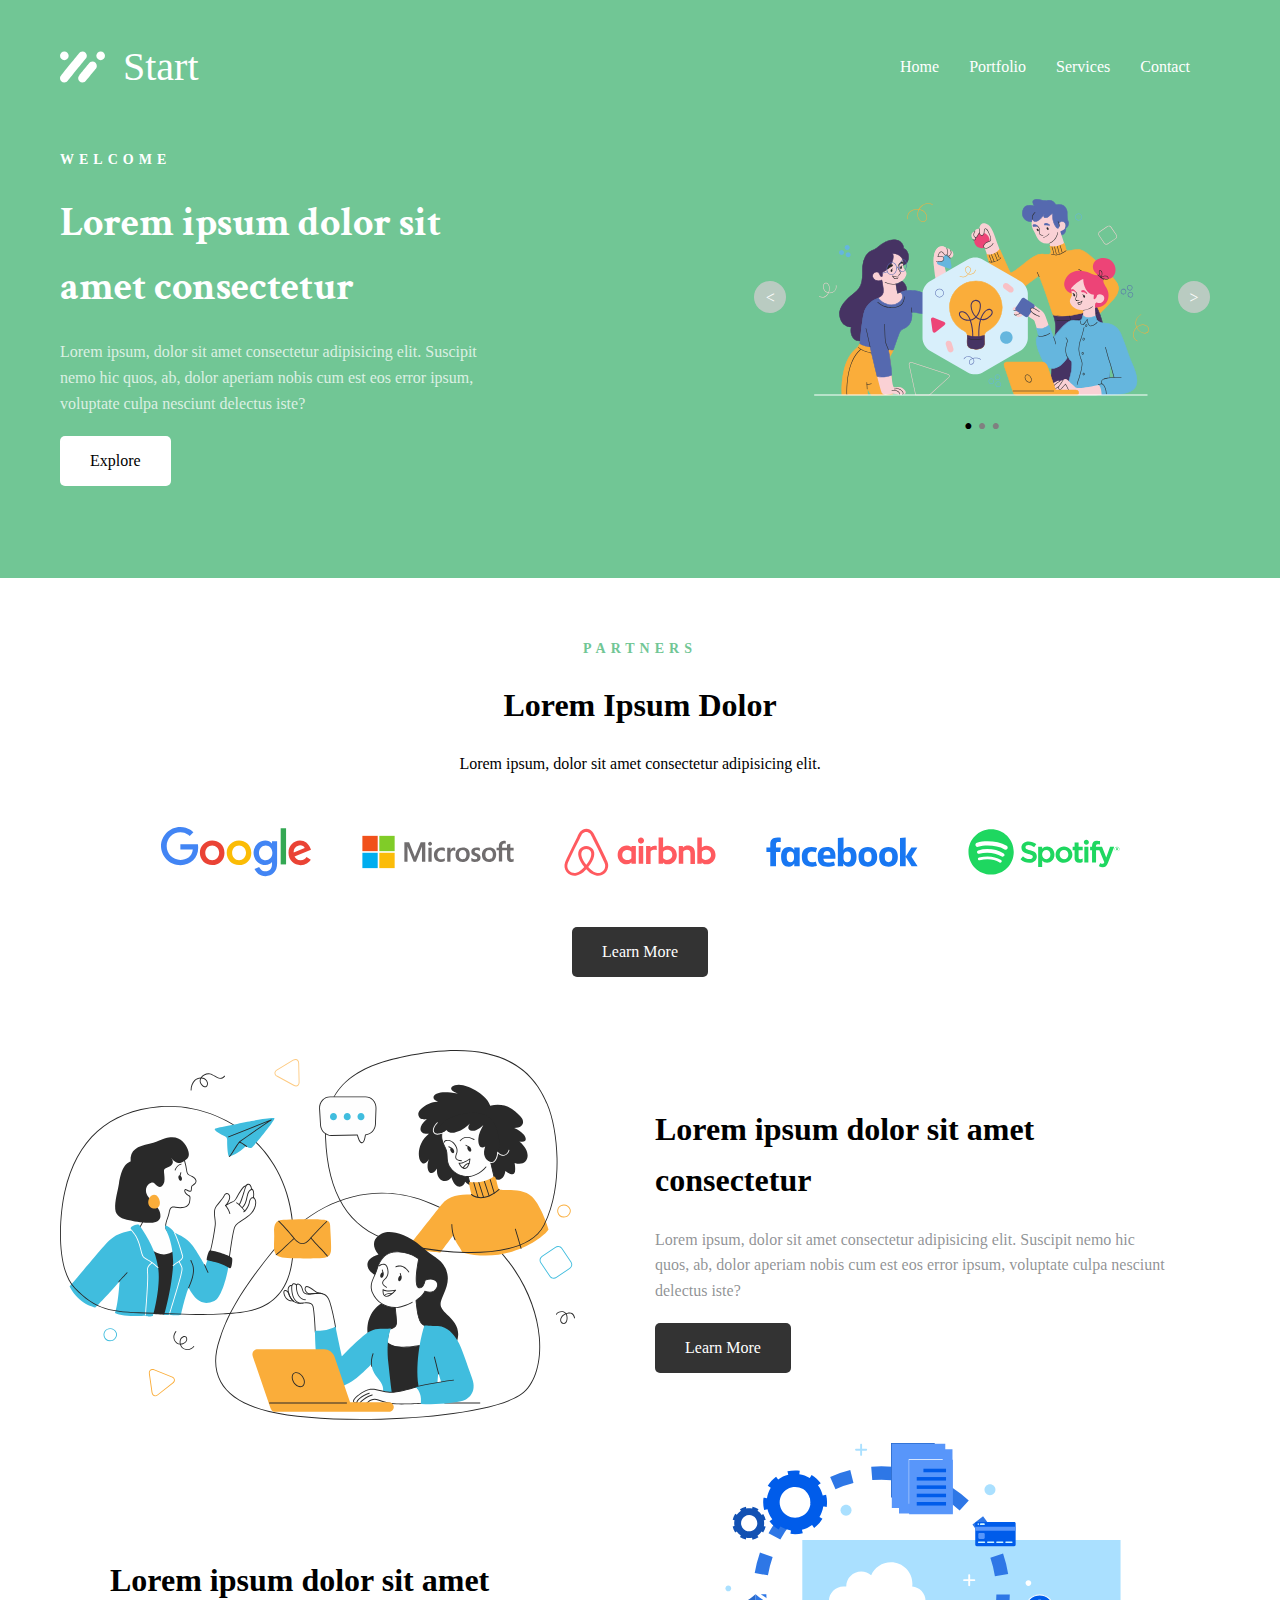
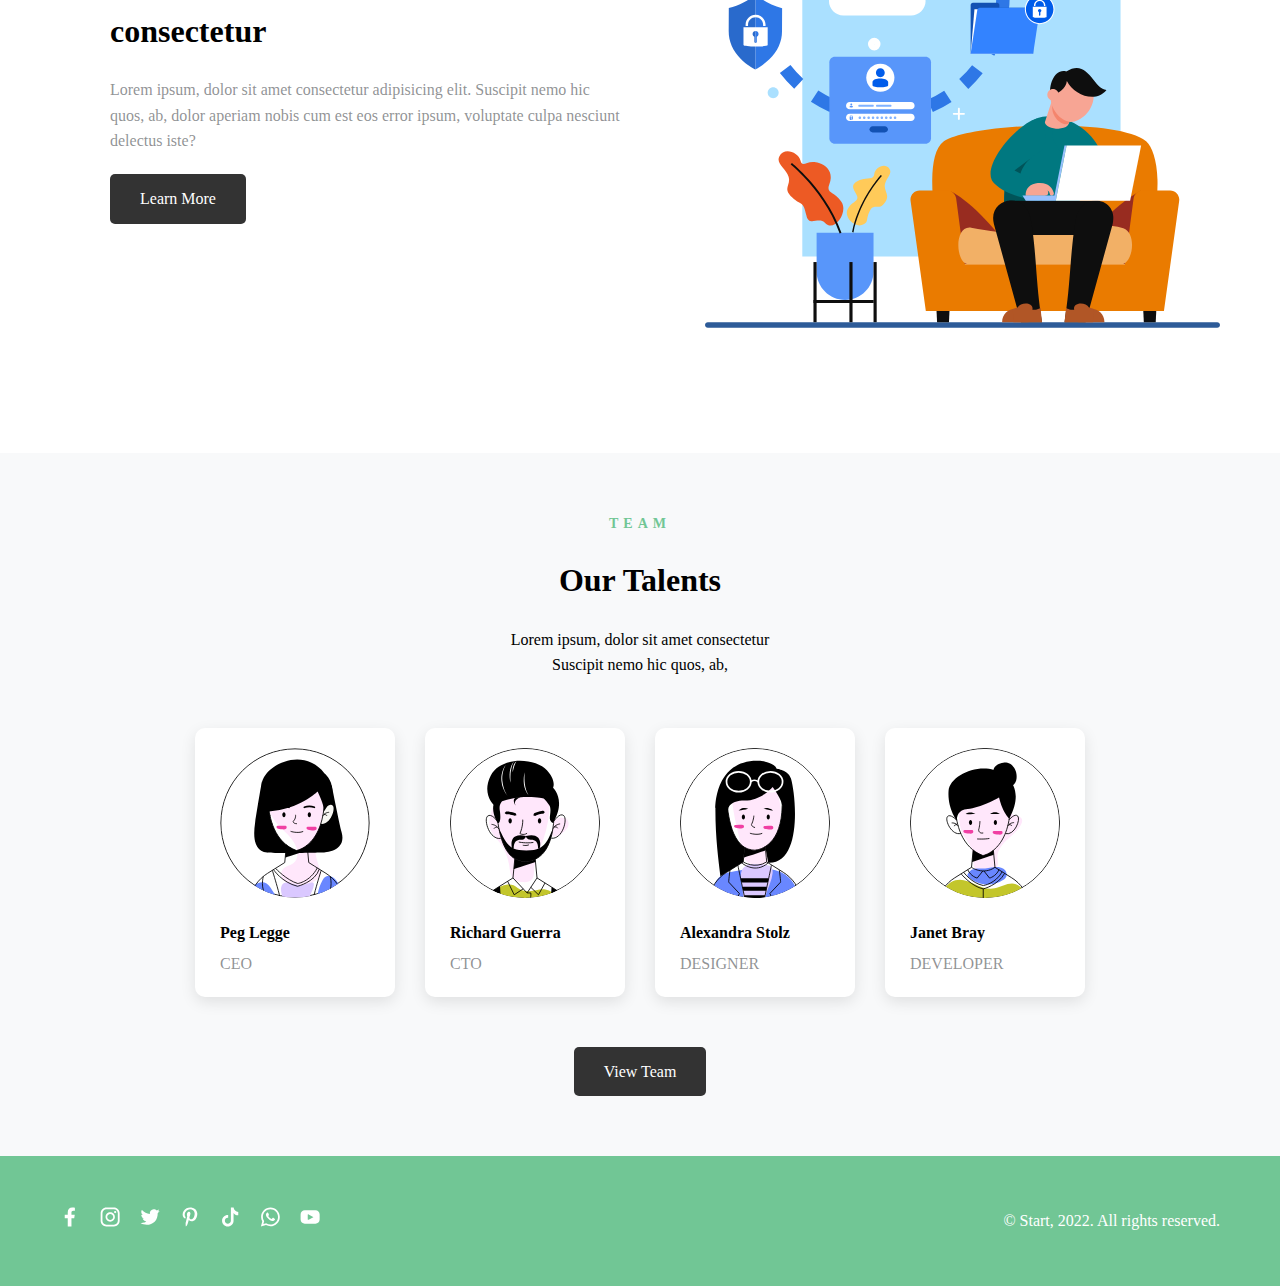
<file: index.html>
<!DOCTYPE html>
<html lang="ko">
  <head>
    <meta charset="UTF-8" />
    <meta name="viewport" content="width=device-width, initial-scale=1.0" />
    <title>Start Landing Page</title>
    <link
      rel="preload"
      href="./font/crimson_text/CrimsonText-Bold.woff"
      as="font"
      type="font/woff"
      crossorigin
    />
    <link
      rel="preload"
      href="./font/noto_sans/NotoSansCondensed-Regular.woff"
      as="font"
      type="font/woff"
      crossorigin
    />
    <link rel="stylesheet" href="./reset.css" />
    <link rel="stylesheet" href="./style.css" />
  </head>
  <body>
    <!-- nav Section -->
    <header class="hero">
      <div class="container">
        <nav>
          <a href="#" class="logo">
            <div class="logo_icon">
              <img src="./images/start/icon.svg" />
            </div>
            Start
          </a>
          <button class="hamburger">
            <span></span>
            <span></span>
            <span></span>
            <span></span>
          </button>
          <div class="nav_links">
            <ul>
              <li><a href="./index.html">Home</a></li>
              <li><a href="./portfolio.html">Portfolio</a></li>
              <li><a href="./service.html">Services</a></li>
              <li><a href="./contact.html">Contact</a></li>
            </ul>
          </div>
        </nav>
        <div class="main_content" id="hero_content">
          <div class="text_content">
            <div class="welcome">WELCOME</div>
            <div class="title">Lorem ipsum dolor sit amet consectetur</div>
            <p class="description">
              Lorem ipsum, dolor sit amet consectetur adipisicing elit. Suscipit
              nemo hic quos, ab, dolor aperiam nobis cum est eos error ipsum,
              voluptate culpa nesciunt delectus iste?
            </p>
            <a href="#" class="explore_btn">Explore</a>
          </div>
          <div class="slide">
            <div class="slide slide_wrap_box">
              <div class="slide_item item1">
                <img class="illustration" src="./images/start/img-1.svg" />
              </div>
              <div class="slide_item item2">
                <img class="illustration" src="./images/start/img-2.svg" />
              </div>
              <div class="slide_item item3">
                <img class="illustration" src="./images/start/img-3.svg" />
              </div>
              <div class="slide_prev_button slide_button">&lt;</div>
              <div class="slide_next_button slide_button">&gt;</div>
              <ul class="slide_pagination"></ul>
            </div>
            <!-- <img
              class="illustration"
              src="./images/start/image01.svg"
              alt="team illustration"
            /> -->
          </div>
        </div>
      </div>
    </header>

    <!--section01-->
    <section class="partners">
      <div class="container">
        <h2>PARTNERS</h2>
        <h3>Lorem Ipsum Dolor</h3>
        <p>Lorem ipsum, dolor sit amet consectetur adipisicing elit.</p>
        <div class="partner_logos">
          <img src="./images/start/google.svg" alt="google" />
          <img src="./images/start/microsoft.svg" alt="microsoft" />
          <img src="./images/start/airbnb.svg" alt="airbnb" />
          <img src="./images/start/facebook.svg" alt="facebook" />
          <img src="./images/start/spotify.svg" alt="spotify" />
        </div>
        <a href="#" class="learn_more_btn">Learn More</a>
      </div>
    </section>
    <!--section02-->
    <section class="features">
      <div class="container">
        <div class="feature_item reverse">
          <div class="feature_text">
            <h3>Lorem ipsum dolor sit amet consectetur</h3>
            <p>
              Lorem ipsum, dolor sit amet consectetur adipisicing elit. Suscipit
              nemo hic quos, ab, dolor aperiam nobis cum est eos error ipsum,
              voluptate culpa nesciunt delectus iste?
            </p>
            <a href="#" class="learn_more_btn">Learn More</a>
          </div>
          <div class="feature_image">
            <img src="./images/start/img-2.svg" alt="Feature illustration" />
          </div>
        </div>
        <div class="feature_item">
          <div class="feature_text">
            <h3>Lorem ipsum dolor sit amet consectetur</h3>
            <p>
              Lorem ipsum, dolor sit amet consectetur adipisicing elit. Suscipit
              nemo hic quos, ab, dolor aperiam nobis cum est eos error ipsum,
              voluptate culpa nesciunt delectus iste?
            </p>
            <a href="#" class="learn_more_btn">Learn More</a>
          </div>
          <div class="feature_image">
            <img src="./images/start/img-3.svg" alt="feature illustration" />
          </div>
        </div>
      </div>
    </section>
    <!--section03-->
    <section class="team">
      <h2>TEAM</h2>
      <div class="container">
        <h3>Our Talents</h3>
        <p>
          Lorem ipsum, dolor sit amet consectetur<br />Suscipit nemo hic quos,
          ab,
        </p>
        <div class="team_members">
          <div class="member_card">
            <img src="./images/start/person1.svg" alt="peg Legge" />
            <h4>Peg Legge</h4>
            <p>CEO</p>
          </div>
          <div class="member_card">
            <img src="./images/start/person2.svg" alt="richard Guerra" />
            <h4>Richard Guerra</h4>
            <p>CTO</p>
          </div>
          <div class="member_card">
            <img src="./images/start/person3.svg" alt="alexandra Stolz" />
            <h4>Alexandra Stolz</h4>
            <p>DESIGNER</p>
          </div>
          <div class="member_card">
            <img src="./images/start/person4.svg" alt="janet Bray" />
            <h4>Janet Bray</h4>
            <p>DEVELOPER</p>
          </div>
        </div>
        <a href="#" class="view_team_btn">View Team</a>
      </div>
    </section>
    <!-- Footer -->
    <footer>
      <div class="container">
        <nav>
          <div class="social_links">
            <a href="https://www.facebook.com"
              ><img src="./images/common/Group33.svg" alt="facebook"
            /></a>
            <a href="https://www.instagram.com"
              ><img src="./images/common/Group34.svg" alt="instagram"
            /></a>
            <a href="https://www.twitter.com"
              ><img src="./images/common/Group35.svg" alt="twitter"
            /></a>
            <a href="https://www.pinterest.com"
              ><img src="./images/common/Group36.svg" alt="pinterest"
            /></a>
            <a href="https://www.tikTok.com"
              ><img src="./images/common/Group37.svg" alt="tikTok"
            /></a>
            <a href="https://www.watchapp.com"
              ><img src="./images/common/Group38.svg" alt="watchapp"
            /></a>
            <a href="https://www.youTube.com"
              ><img src="./images/common/Group39.svg" alt="youTube"
            /></a>
          </div>
          <div>© Start, 2022. All rights reserved.</div>
        </nav>
      </div>
    </footer>
    <script src="./js/main.js"></script>
  </body>
</html>
</file>
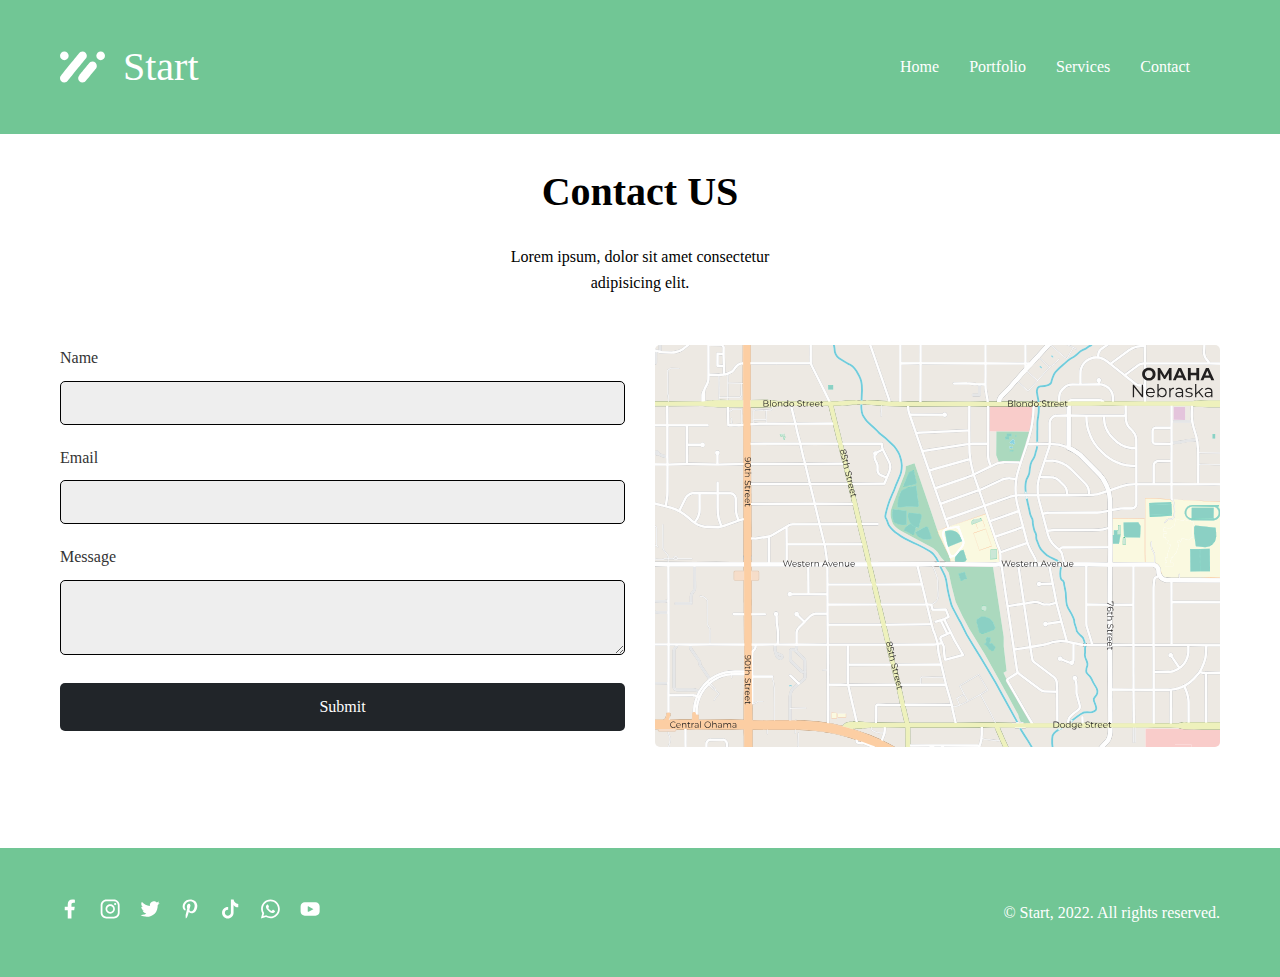
<file: contact.html>
<!DOCTYPE html>
<html lang="ko">
  <head>
    <meta charset="UTF-8" />
    <meta name="viewport" content="width=device-width, initial-scale=1.0" />
    <title>Contact Page</title>
    <link
      rel="preload"
      href="./font/crimson_text/CrimsonText-Bold.woff"
      as="font"
      type="font/woff"
      crossorigin
    />
    <link
      rel="preload"
      href="./font/noto_sans/NotoSansCondensed-Regular.woff"
      as="font"
      type="font/woff"
      crossorigin
    />
    <link rel="stylesheet" href="./reset.css" />
    <link rel="stylesheet" href="./style.css" />
  </head>
  <body>
    <header class="portfolio_header">
      <div class="container">
        <nav>
          <a href="./index.html" class="logo">
            <div class="logo_icon">
              <img src="./images/start/icon.svg" />
            </div>
            Start
          </a>
          <a class="hamburger">
            <span></span>
            <span></span>
            <span></span>
            <span></span>
          </a>
          <div class="nav_links">
            <ul>
              <li><a href="./index.html">Home</a></li>
              <li><a href="./portfolio.html">Portfolio</a></li>
              <li><a href="./service.html">Services</a></li>
              <li><a href="./contact.html">Contact</a></li>
            </ul>
          </div>
        </nav>
      </div>
    </header>
    <!--section contact-->
    <section class="contact">
      <div class="container">
        <h3>Contact US</h3>
        <p>
          Lorem ipsum, dolor sit amet consectetur<br />
          adipisicing elit.
        </p>

        <div class="contact_container">
          <div class="contact_form">
            <div class="form_group">
              <label for="name">Name</label>
              <input type="text" id="name" name="name" />
            </div>

            <div class="form_group">
              <label for="email">Email</label>
              <input type="text" id="email" name="email" />
            </div>

            <div class="form_group">
              <label for="message">Message</label>
              <textarea id="message" name="message"></textarea>
            </div>

            <button type="submit" class="submit_btn">Submit</button>
          </div>

          <div class="contact_map">
            <img src="./images/contact/graph.svg" alt="location Map" />
          </div>
        </div>
      </div>
    </section>
    <footer>
      <div class="container">
        <nav>
          <div class="social_links">
            <a href="https://www.facebook.com"
              ><img src="./images/common/Group33.svg" alt="facebook"
            /></a>
            <a href="https://www.instagram.com"
              ><img src="./images/common/Group34.svg" alt="instagram"
            /></a>
            <a href="https://www.twitter.com"
              ><img src="./images/common/Group35.svg" alt="twitter"
            /></a>
            <a href="https://www.pinterest.com"
              ><img src="./images/common/Group36.svg" alt="pinterest"
            /></a>
            <a href="https://www.tikTok.com"
              ><img src="./images/common/Group37.svg" alt="tikTok"
            /></a>
            <a href="https://www.watchapp.com"
              ><img src="./images/common/Group38.svg" alt="whatsapp"
            /></a>
            <a href="https://www.youTube.com"
              ><img src="./images/common/Group39.svg" alt="youTube"
            /></a>
          </div>
          <div>© Start, 2022. All rights reserved.</div>
        </nav>
      </div>
    </footer>
    <script src="./js/main.js"></script>
  </body>
</html>
</file>
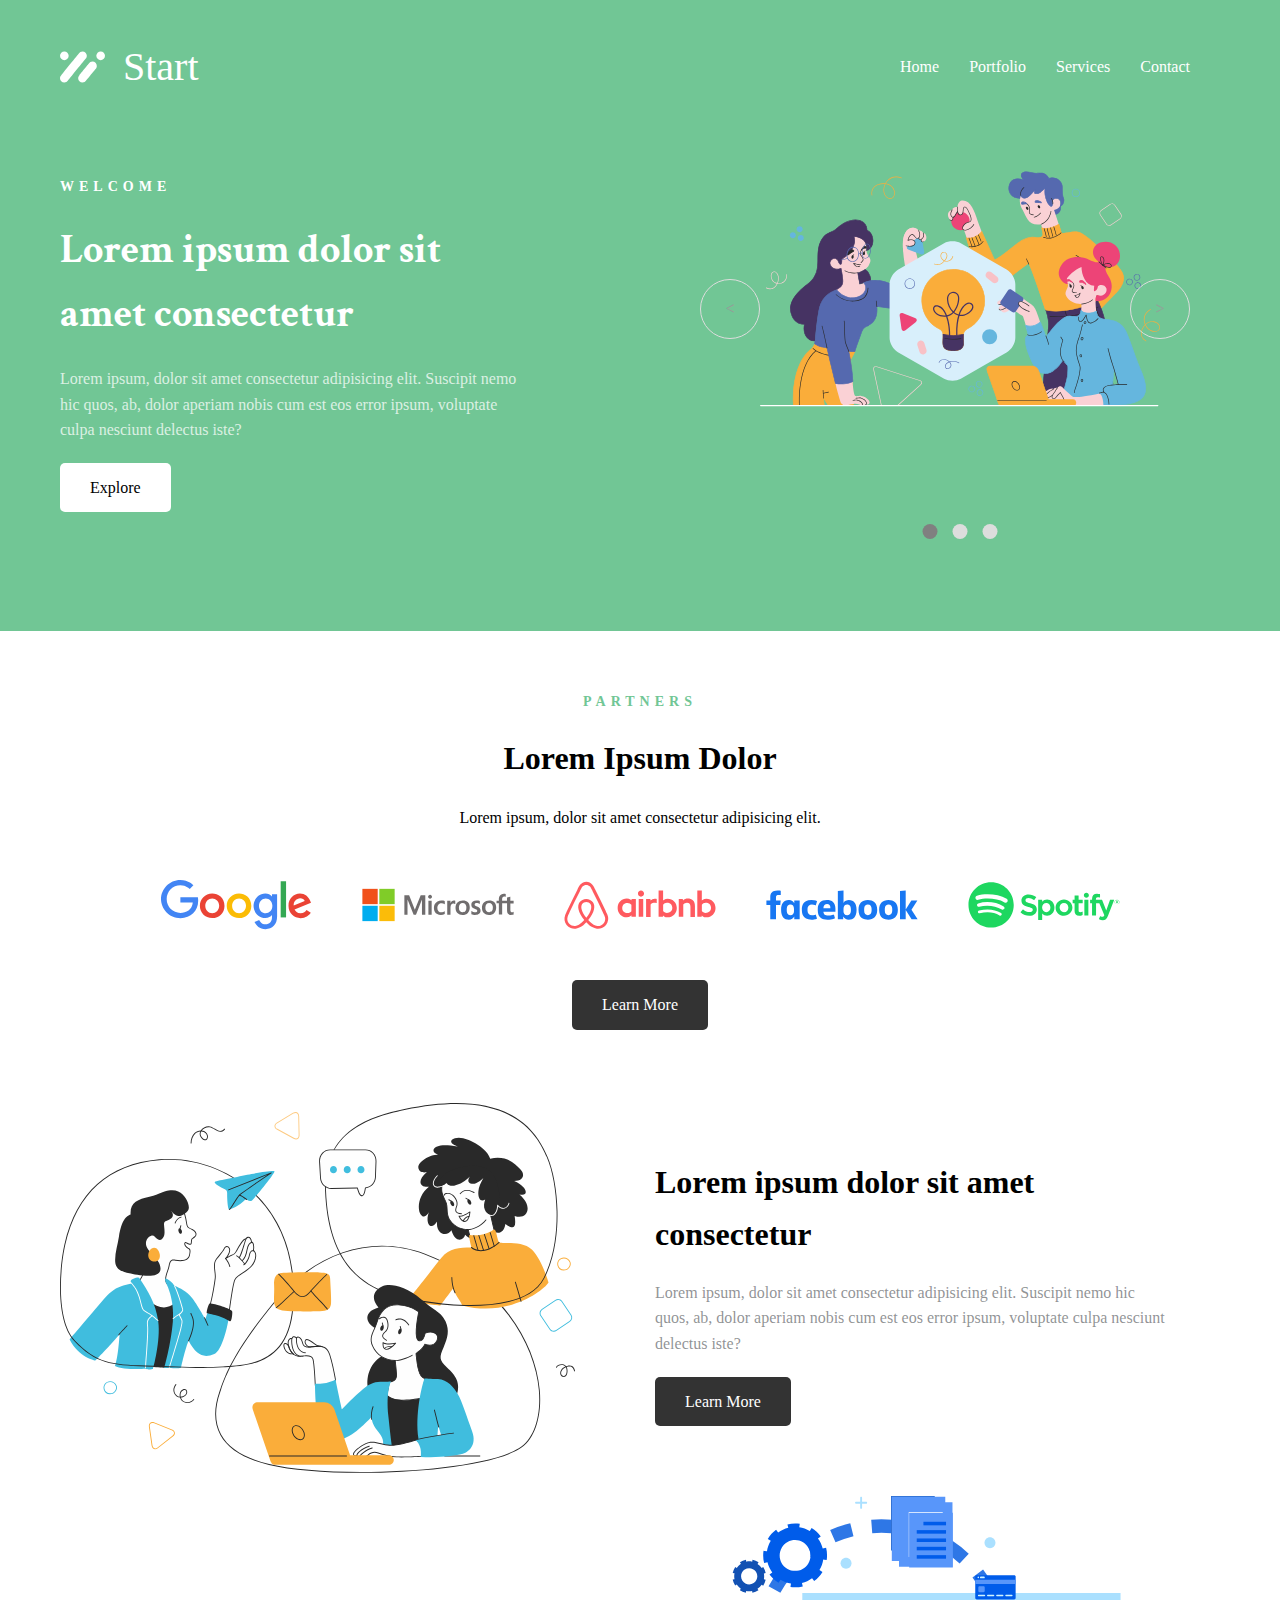
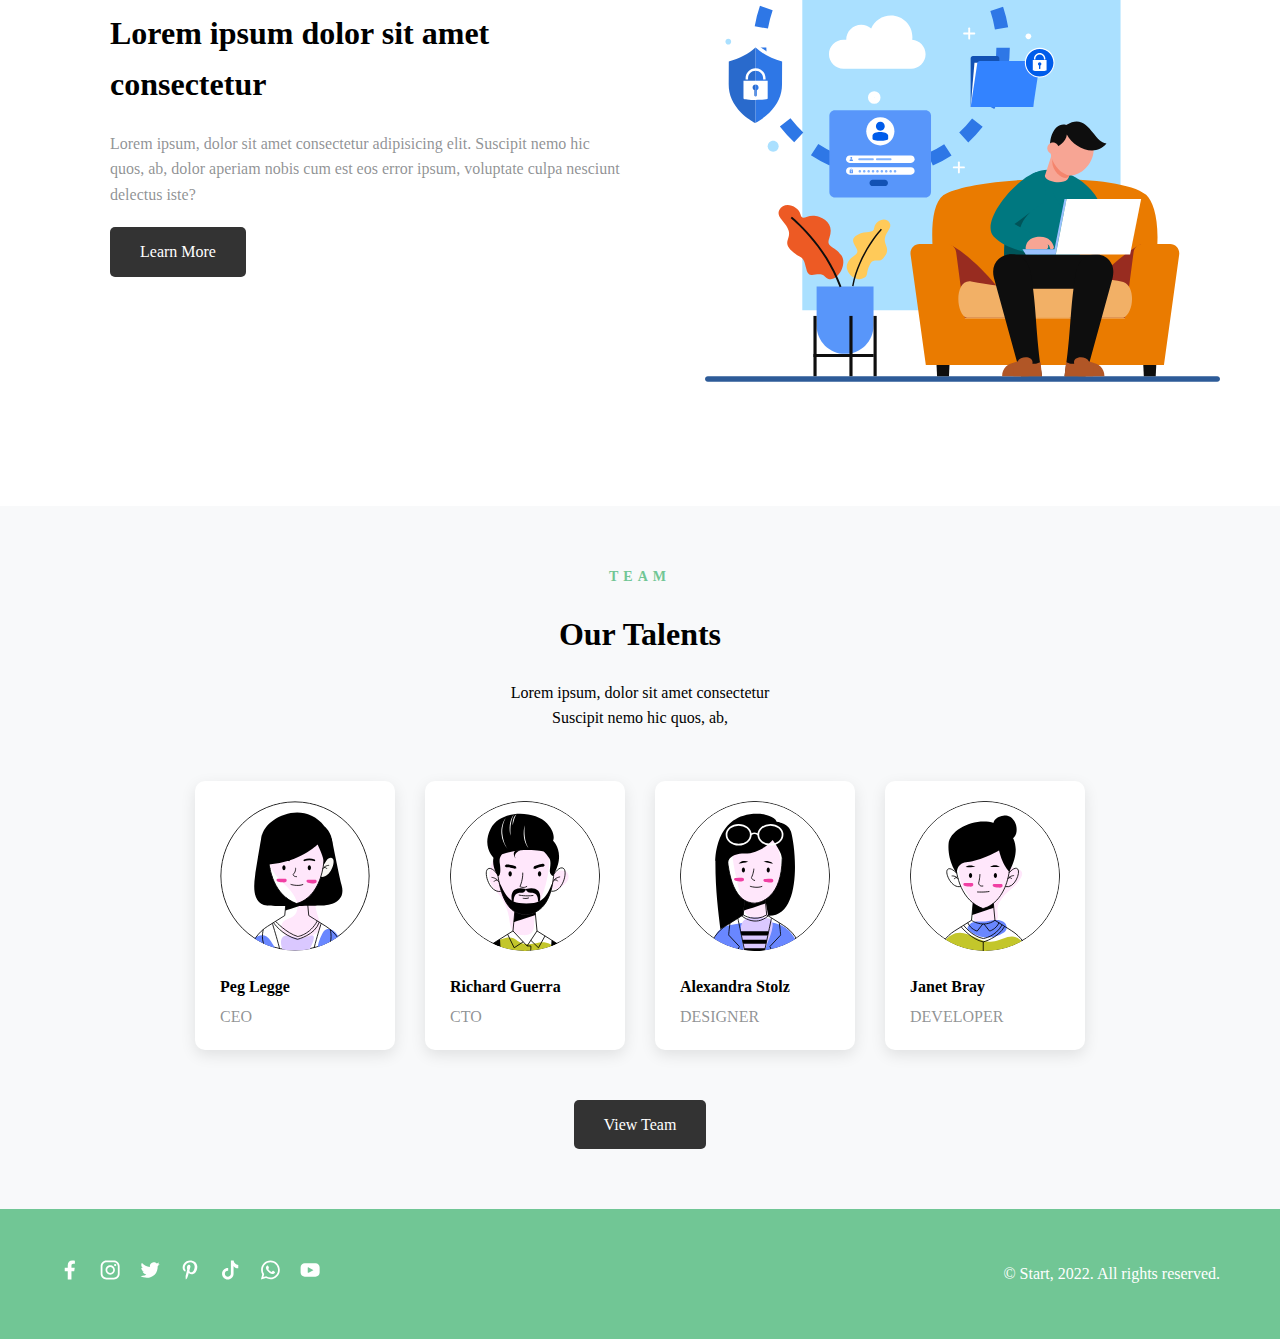
<file: indexbannerexample.html>
<!DOCTYPE html>
<html lang="ko">
  <head>
    <meta charset="UTF-8" />
    <meta name="viewport" content="width=device-width, initial-scale=1.0" />
    <title>Start Landing Page</title>
    <link
      rel="preload"
      href="./font/crimson_text/CrimsonText-Bold.woff"
      as="font"
      type="font/woff"
      crossorigin
    />
    <link
      rel="preload"
      href="./font/noto_sans/NotoSansCondensed-Regular.woff"
      as="font"
      type="font/woff"
      crossorigin
    />
    <link rel="stylesheet" href="./reset.css" />
    <link rel="stylesheet" href="./style.css" />
  </head>
  <body>
    <!-- nav Section -->
    <header class="hero">
      <div class="container">
        <nav>
          <a href="#" class="logo">
            <div class="logo_icon">
              <img src="./images/start/icon.svg" />
            </div>
            Start
          </a>
          <button class="hamburger">
            <span></span>
            <span></span>
            <span></span>
            <span></span>
          </button>
          <div class="nav_links">
            <ul>
              <li><a href="./index.html">Home</a></li>
              <li><a href="./portfolio.html">Portfolio</a></li>
              <li><a href="./service.html">Services</a></li>
              <li><a href="./contact.html">Contact</a></li>
            </ul>
          </div>
        </nav>
        <div class="main_content" id="hero_content">
          <div class="text_content">
            <div class="welcome">WELCOME</div>
            <div class="title">Lorem ipsum dolor sit amet consectetur</div>
            <p class="description">
              Lorem ipsum, dolor sit amet consectetur adipisicing elit. Suscipit
              nemo hic quos, ab, dolor aperiam nobis cum est eos error ipsum,
              voluptate culpa nesciunt delectus iste?
            </p>
            <a href="#" class="explore_btn">Explore</a>
          </div>
          <!--banner example-->
          <div class="slide_container">
            <div class="slide_wrap">
              <div class="slide_box">
                <div class="slide_list clearfix">
                  <div class="slide_content">
                    <img class="illustration" src="./images/start/img-1.svg" />
                  </div>
                  <div class="slide_content">
                    <img src="./images/start/img-2.svg" />
                  </div>
                  <div class="slide_content">
                    <img src="./images/start/img-3.svg" />
                  </div>
                </div>
                <!--slide list end-->
              </div>
              <!--slide box-->
              <div class="slide_btn_box">
                <button type="button" class="slide_btn_prev">&lt;</button>
                <button type="button" class="slide_btn_next">&gt;</button>
              </div>
              <ul class="slide_pagination"></ul>
            </div>
          </div>
          <!--banner example end-->
        </div>
      </div>
    </header>

    <!--section01-->
    <section class="partners">
      <div class="container">
        <h2>PARTNERS</h2>
        <h3>Lorem Ipsum Dolor</h3>
        <p>Lorem ipsum, dolor sit amet consectetur adipisicing elit.</p>
        <div class="partner_logos">
          <img src="./images/start/google.svg" alt="google" />
          <img src="./images/start/microsoft.svg" alt="microsoft" />
          <img src="./images/start/airbnb.svg" alt="airbnb" />
          <img src="./images/start/facebook.svg" alt="facebook" />
          <img src="./images/start/spotify.svg" alt="spotify" />
        </div>
        <a href="#" class="learn_more_btn">Learn More</a>
      </div>
    </section>
    <!--section02-->
    <section class="features">
      <div class="container">
        <div class="feature_item reverse">
          <div class="feature_text">
            <h3>Lorem ipsum dolor sit amet consectetur</h3>
            <p>
              Lorem ipsum, dolor sit amet consectetur adipisicing elit. Suscipit
              nemo hic quos, ab, dolor aperiam nobis cum est eos error ipsum,
              voluptate culpa nesciunt delectus iste?
            </p>
            <a href="#" class="learn_more_btn">Learn More</a>
          </div>
          <div class="feature_image">
            <img src="./images/start/img-2.svg" alt="Feature illustration" />
          </div>
        </div>
        <div class="feature_item">
          <div class="feature_text">
            <h3>Lorem ipsum dolor sit amet consectetur</h3>
            <p>
              Lorem ipsum, dolor sit amet consectetur adipisicing elit. Suscipit
              nemo hic quos, ab, dolor aperiam nobis cum est eos error ipsum,
              voluptate culpa nesciunt delectus iste?
            </p>
            <a href="#" class="learn_more_btn">Learn More</a>
          </div>
          <div class="feature_image">
            <img src="./images/start/img-3.svg" alt="feature illustration" />
          </div>
        </div>
      </div>
    </section>
    <!--section03-->
    <section class="team">
      <h2>TEAM</h2>
      <div class="container">
        <h3>Our Talents</h3>
        <p>
          Lorem ipsum, dolor sit amet consectetur<br />Suscipit nemo hic quos,
          ab,
        </p>
        <div class="team_members">
          <div class="member_card">
            <img src="./images/start/person1.svg" alt="peg Legge" />
            <h4>Peg Legge</h4>
            <p>CEO</p>
          </div>
          <div class="member_card">
            <img src="./images/start/person2.svg" alt="richard Guerra" />
            <h4>Richard Guerra</h4>
            <p>CTO</p>
          </div>
          <div class="member_card">
            <img src="./images/start/person3.svg" alt="alexandra Stolz" />
            <h4>Alexandra Stolz</h4>
            <p>DESIGNER</p>
          </div>
          <div class="member_card">
            <img src="./images/start/person4.svg" alt="janet Bray" />
            <h4>Janet Bray</h4>
            <p>DEVELOPER</p>
          </div>
        </div>
        <a href="#" class="view_team_btn">View Team</a>
      </div>
    </section>
    <!-- Footer -->
    <footer>
      <div class="container">
        <nav>
          <div class="social_links">
            <a href="https://www.facebook.com"
              ><img src="./images/common/Group33.svg" alt="facebook"
            /></a>
            <a href="https://www.instagram.com"
              ><img src="./images/common/Group34.svg" alt="instagram"
            /></a>
            <a href="https://www.twitter.com"
              ><img src="./images/common/Group35.svg" alt="twitter"
            /></a>
            <a href="https://www.pinterest.com"
              ><img src="./images/common/Group36.svg" alt="pinterest"
            /></a>
            <a href="https://www.tikTok.com"
              ><img src="./images/common/Group37.svg" alt="tikTok"
            /></a>
            <a href="https://www.watchapp.com"
              ><img src="./images/common/Group38.svg" alt="watchapp"
            /></a>
            <a href="https://www.youTube.com"
              ><img src="./images/common/Group39.svg" alt="youTube"
            /></a>
          </div>
          <div>© Start, 2022. All rights reserved.</div>
        </nav>
      </div>
    </footer>
    <script src="./js/mainExample1.js"></script>
  </body>
</html>
</file>
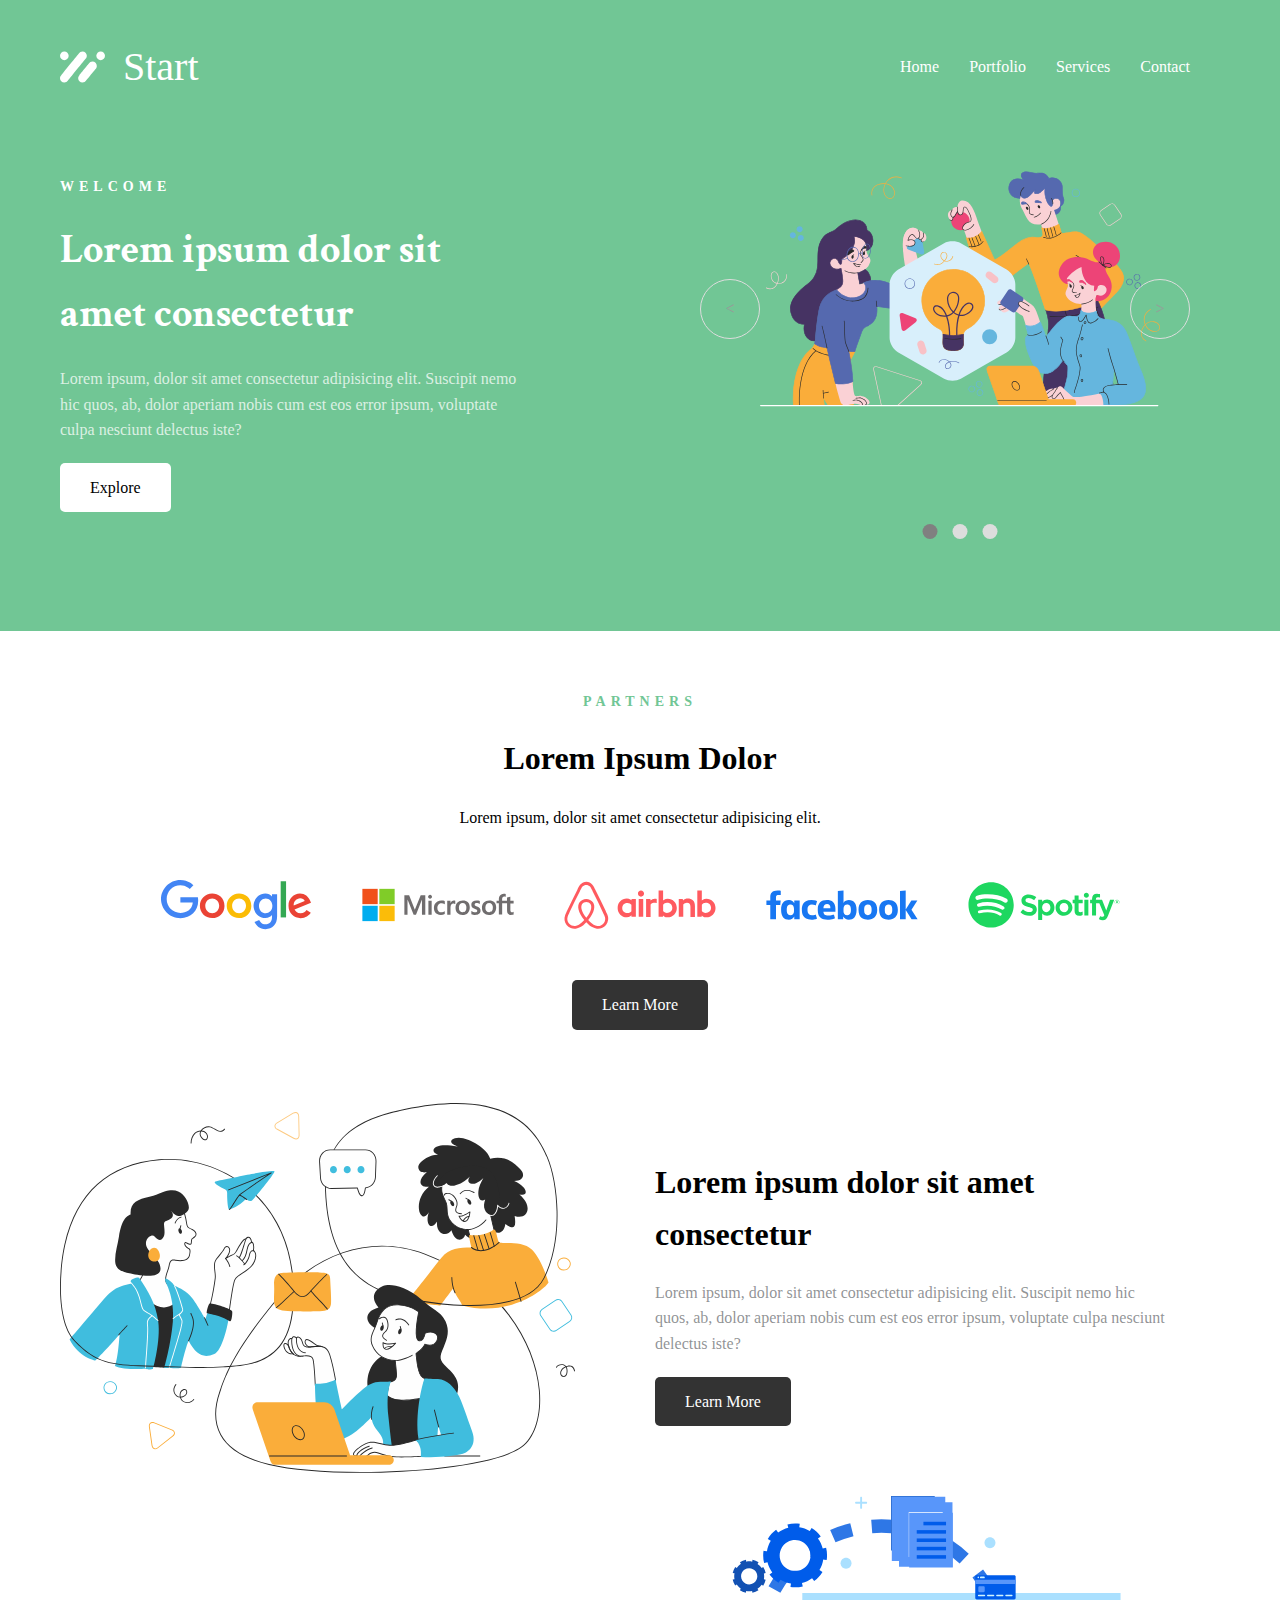
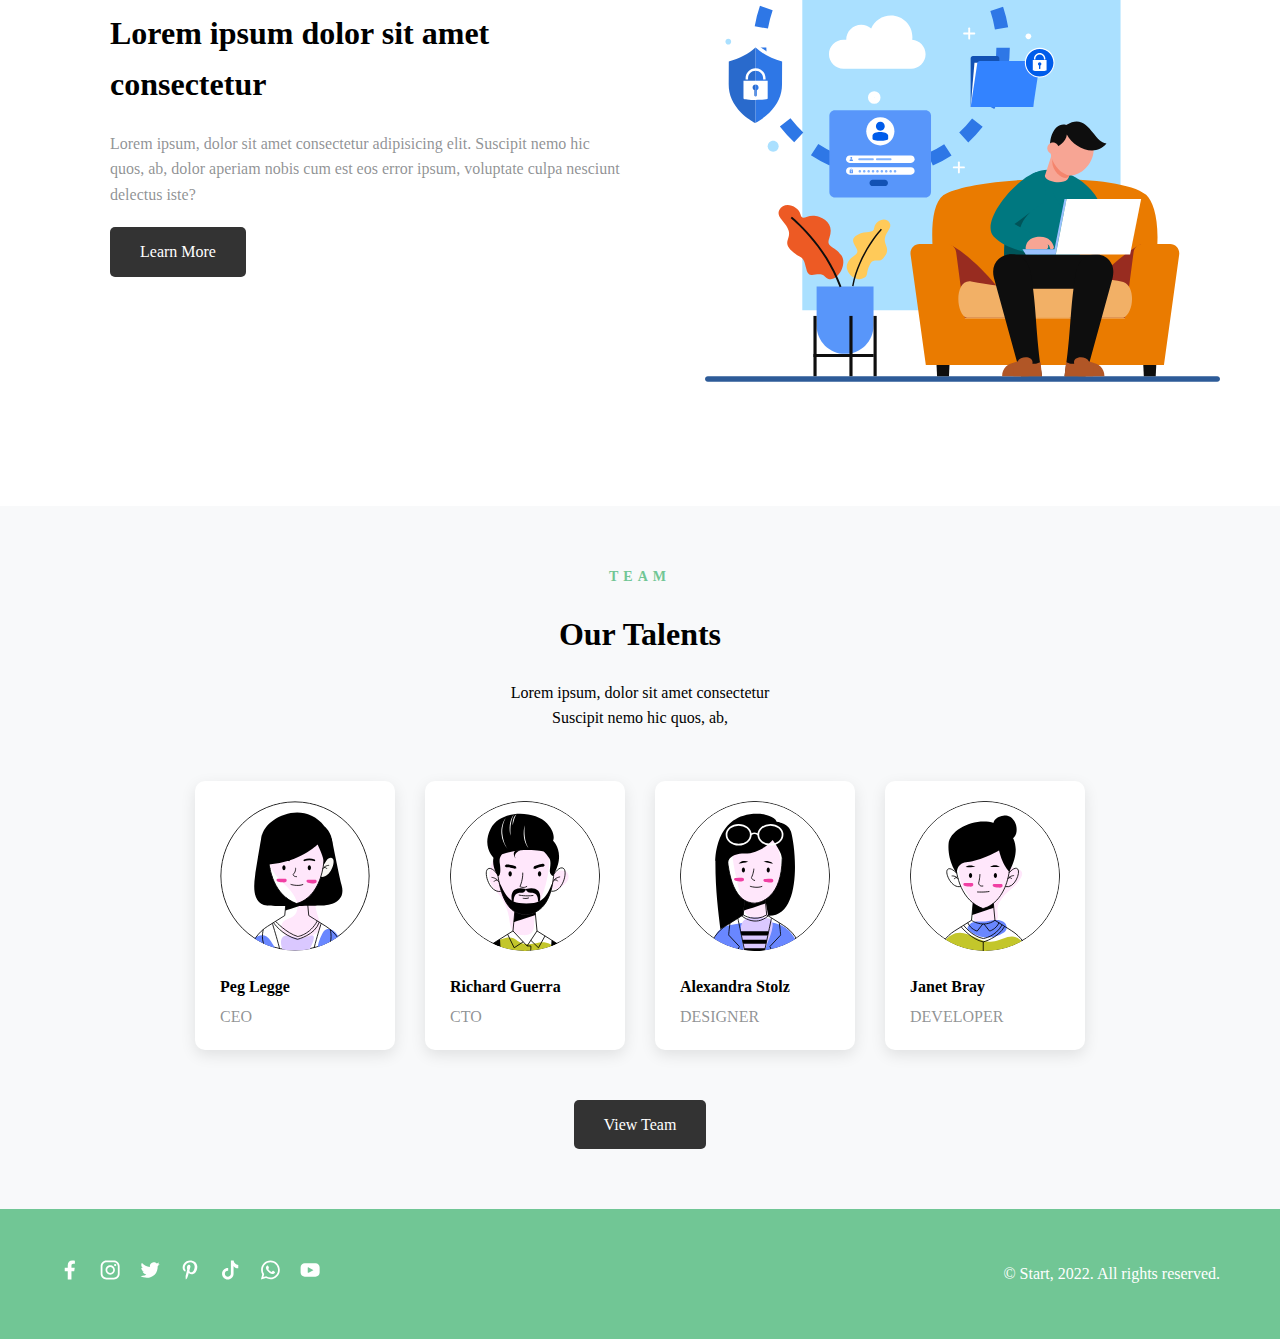
<file: indexExample2.html>
<!DOCTYPE html>
<html lang="ko">
<head>
    <meta charset="UTF-8" />
    <meta name="viewport" content="width=device-width, initial-scale=1.0" />
    <title>Start Landing Page</title>
    <link
            rel="preload"
            href="./font/crimson_text/CrimsonText-Bold.woff"
            as="font"
            type="font/woff"
            crossorigin
    />
    <link
            rel="preload"
            href="./font/noto_sans/NotoSansCondensed-Regular.woff"
            as="font"
            type="font/woff"
            crossorigin
    />
    <link rel="stylesheet" href="./reset.css" />
    <link rel="stylesheet" href="./style.css" />
</head>
<body>
<!-- nav Section -->
<header class="hero">
    <div class="container">
        <nav>
            <a href="#" class="logo">
                <div class="logo_icon">
                    <img src="./images/start/icon.svg" />
                </div>
                Start
            </a>
            <button class="hamburger">
                <span></span>
                <span></span>
                <span></span>
                <span></span>
            </button>
            <div class="nav_links">
                <ul>
                    <li><a href="./index.html">Home</a></li>
                    <li><a href="./portfolio.html">Portfolio</a></li>
                    <li><a href="./service.html">Services</a></li>
                    <li><a href="./contact.html">Contact</a></li>
                </ul>
            </div>
        </nav>
        <div class="main_content" id="hero_content">
            <div class="text_content">
                <div class="welcome">WELCOME</div>
                <div class="title">Lorem ipsum dolor sit amet consectetur</div>
                <p class="description">
                    Lorem ipsum, dolor sit amet consectetur adipisicing elit. Suscipit
                    nemo hic quos, ab, dolor aperiam nobis cum est eos error ipsum,
                    voluptate culpa nesciunt delectus iste?
                </p>
                <a href="#" class="explore_btn">Explore</a>
            </div>
            <!--banner example-->
            <div class="slide_container">
                <div class="slide_wrap">
                    <div class="slide_box">
                        <div class="slide_list clearfix">
                            <div class="slide_content">
                                <img class="illustration" src="./images/start/img-1.svg" />
                            </div>
                            <div class="slide_content">
                                <img src="./images/start/img-2.svg" />
                            </div>
                            <div class="slide_content">
                                <img src="./images/start/img-3.svg" />
                            </div>
                        </div>
                        <!--slide list end-->
                    </div>
                    <!--slide box-->
                    <div class="slide_btn_box">
                        <button type="button" class="slide_btn_prev">&lt;</button>
                        <button type="button" class="slide_btn_next">&gt;</button>
                    </div>
                    <ul class="slide_pagination"></ul>
                </div>
            </div>
            <!--banner example end-->
        </div>
    </div>
</header>

<!--section01-->
<section class="partners">
    <div class="container">
        <h2>PARTNERS</h2>
        <h3>Lorem Ipsum Dolor</h3>
        <p>Lorem ipsum, dolor sit amet consectetur adipisicing elit.</p>
        <div class="partner_logos">
            <img src="./images/start/google.svg" alt="google" />
            <img src="./images/start/microsoft.svg" alt="microsoft" />
            <img src="./images/start/airbnb.svg" alt="airbnb" />
            <img src="./images/start/facebook.svg" alt="facebook" />
            <img src="./images/start/spotify.svg" alt="spotify" />
        </div>
        <a href="#" class="learn_more_btn">Learn More</a>
    </div>
</section>
<!--section02-->
<section class="features">
    <div class="container">
        <div class="feature_item reverse">
            <div class="feature_text">
                <h3>Lorem ipsum dolor sit amet consectetur</h3>
                <p>
                    Lorem ipsum, dolor sit amet consectetur adipisicing elit. Suscipit
                    nemo hic quos, ab, dolor aperiam nobis cum est eos error ipsum,
                    voluptate culpa nesciunt delectus iste?
                </p>
                <a href="#" class="learn_more_btn">Learn More</a>
            </div>
            <div class="feature_image">
                <img src="./images/start/img-2.svg" alt="Feature illustration" />
            </div>
        </div>
        <div class="feature_item">
            <div class="feature_text">
                <h3>Lorem ipsum dolor sit amet consectetur</h3>
                <p>
                    Lorem ipsum, dolor sit amet consectetur adipisicing elit. Suscipit
                    nemo hic quos, ab, dolor aperiam nobis cum est eos error ipsum,
                    voluptate culpa nesciunt delectus iste?
                </p>
                <a href="#" class="learn_more_btn">Learn More</a>
            </div>
            <div class="feature_image">
                <img src="./images/start/img-3.svg" alt="feature illustration" />
            </div>
        </div>
    </div>
</section>
<!--section03-->
<section class="team">
    <h2>TEAM</h2>
    <div class="container">
        <h3>Our Talents</h3>
        <p>
            Lorem ipsum, dolor sit amet consectetur<br />Suscipit nemo hic quos,
            ab,
        </p>
        <div class="team_members">
            <div class="member_card">
                <img src="./images/start/person1.svg" alt="peg Legge" />
                <h4>Peg Legge</h4>
                <p>CEO</p>
            </div>
            <div class="member_card">
                <img src="./images/start/person2.svg" alt="richard Guerra" />
                <h4>Richard Guerra</h4>
                <p>CTO</p>
            </div>
            <div class="member_card">
                <img src="./images/start/person3.svg" alt="alexandra Stolz" />
                <h4>Alexandra Stolz</h4>
                <p>DESIGNER</p>
            </div>
            <div class="member_card">
                <img src="./images/start/person4.svg" alt="janet Bray" />
                <h4>Janet Bray</h4>
                <p>DEVELOPER</p>
            </div>
        </div>
        <a href="#" class="view_team_btn">View Team</a>
    </div>
</section>
<!-- Footer -->
<footer>
    <div class="container">
        <nav>
            <div class="social_links">
                <a href="https://www.facebook.com"
                ><img src="./images/common/Group33.svg" alt="facebook"
                /></a>
                <a href="https://www.instagram.com"
                ><img src="./images/common/Group34.svg" alt="instagram"
                /></a>
                <a href="https://www.twitter.com"
                ><img src="./images/common/Group35.svg" alt="twitter"
                /></a>
                <a href="https://www.pinterest.com"
                ><img src="./images/common/Group36.svg" alt="pinterest"
                /></a>
                <a href="https://www.tikTok.com"
                ><img src="./images/common/Group37.svg" alt="tikTok"
                /></a>
                <a href="https://www.watchapp.com"
                ><img src="./images/common/Group38.svg" alt="watchapp"
                /></a>
                <a href="https://www.youTube.com"
                ><img src="./images/common/Group39.svg" alt="youTube"
                /></a>
            </div>
            <div>© Start, 2022. All rights reserved.</div>
        </nav>
    </div>
</footer>
<script src="./js/mainExample1.js"></script>
</body>
</html>
</file>
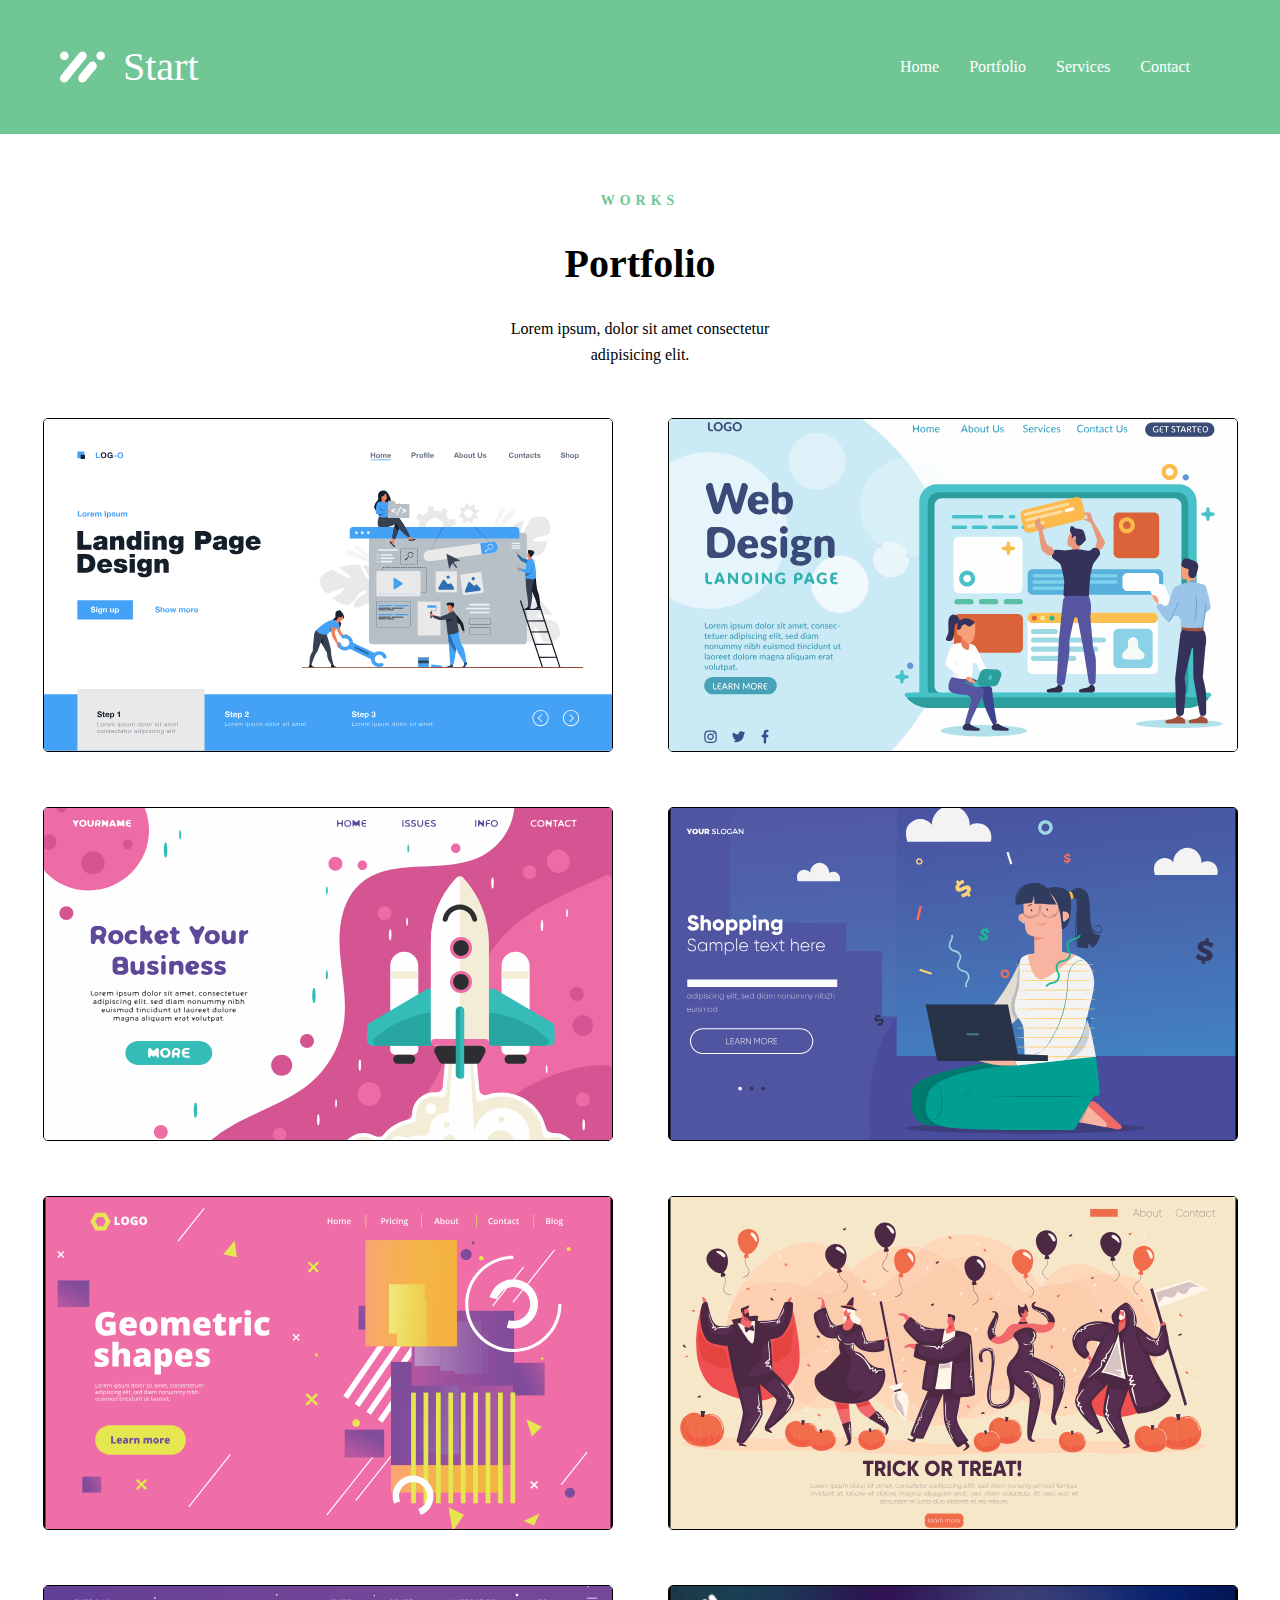
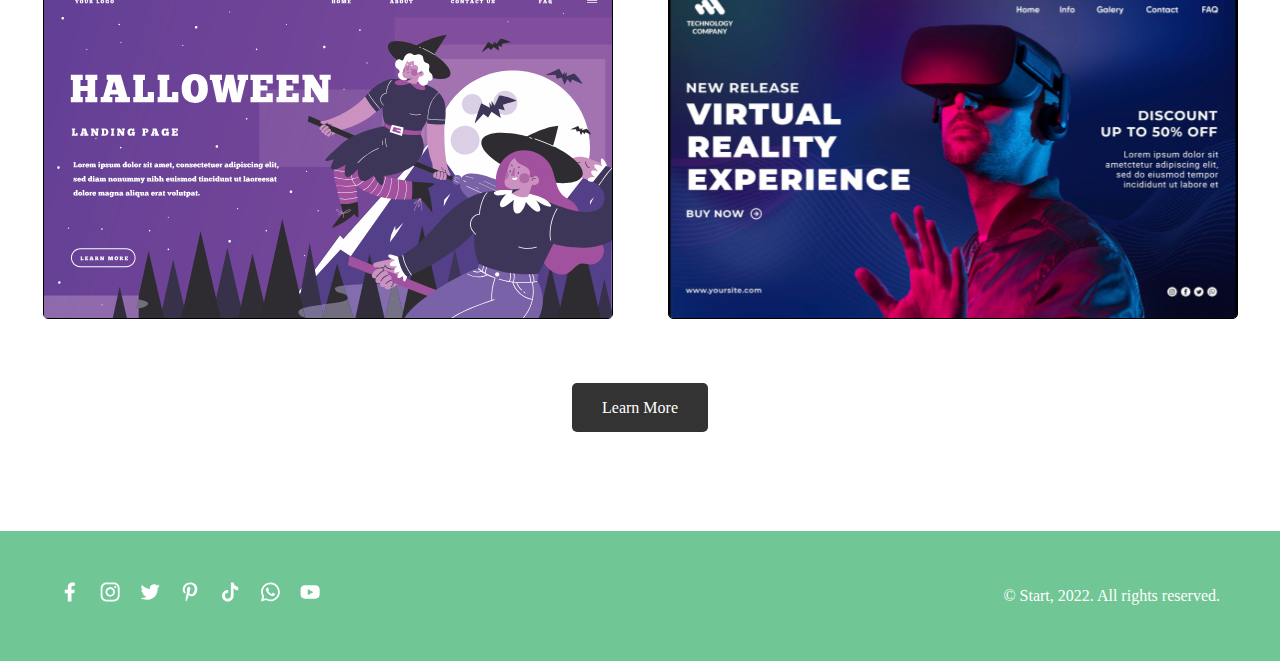
<file: portfolio.html>
<!DOCTYPE html>
<html lang="ko">
  <head>
    <meta charset="UTF-8" />
    <meta name="viewport" content="width=device-width, initial-scale=1.0" />
    <title>Portfolio Page</title>
    <link
      rel="preload"
      href="./font/crimson_text/CrimsonText-Bold.woff"
      as="font"
      type="font/woff"
      crossorigin
    />
    <link
      rel="preload"
      href="./font/noto_sans/NotoSansCondensed-Regular.woff"
      as="font"
      type="font/woff"
      crossorigin
    />
    <link rel="stylesheet" href="./reset.css" />
    <link rel="stylesheet" href="./style.css" />
  </head>
  <body>
    <header class="portfolio_header">
      <div class="container">
        <nav>
          <a href="./index.html" class="logo">
            <div class="logo_icon">
              <img src="./images/start/icon.svg" />
            </div>
            Start
          </a>
          <button class="hamburger">
            <span></span>
            <span></span>
            <span></span>
            <span></span>
          </button>
          <div class="nav_links">
            <ul>
              <li><a href="./index.html">Home</a></li>
              <li><a href="./portfolio.html">Portfolio</a></li>
              <li><a href="./service.html">Services</a></li>
              <li><a href="./contact.html">Contact</a></li>
            </ul>
          </div>
        </nav>
      </div>
    </header>
    <section class="works">
      <div class="container">
        <h2>WORKS</h2>
        <h3>Portfolio</h3>
        <p>Lorem ipsum, dolor sit amet consectetur<br />adipisicing elit.</p>
        <div class="portfolio_grid">
          <div class="portfolio_item">
            <img
              src="./images/portfolio/group01.svg"
              alt="Landing Page Design"
            />
          </div>
          <div class="portfolio_item">
            <img
              src="./images/portfolio/group02.svg"
              alt="Web Design Landing Page"
            />
          </div>
          <div class="portfolio_item">
            <img
              src="./images/portfolio/group03.svg"
              alt="Rocket Your Business"
            />
          </div>
          <div class="portfolio_item">
            <img src="./images/portfolio/group04.svg" alt="shopping" />
          </div>
          <div class="portfolio_item">
            <img src="./images/portfolio/group05.svg" alt="geometric Shapes" />
          </div>
          <div class="portfolio_item">
            <img src="./images/portfolio/group06.svg" alt="trick or treat" />
          </div>
          <div class="portfolio_item">
            <img src="./images/portfolio/group07.svg" alt="halloween" />
          </div>
          <div class="portfolio_item">
            <img src="./images/portfolio/group08.svg" alt="virtual reality" />
          </div>
        </div>
        <a href="#" class="learn_more_btn" id="portfolio_btn">Learn More</a>
      </div>
    </section>

    <footer>
      <div class="container">
        <nav>
          <div class="social_links">
            <a href="https://www.facebook.com"
              ><img src="./images/common/Group33.svg" alt="facebook"
            /></a>
            <a href="https://www.instagram.com"
              ><img src="./images/common/Group34.svg" alt="instagram"
            /></a>
            <a href="https://www.twitter.com"
              ><img src="./images/common/Group35.svg" alt="twitter"
            /></a>
            <a href="https://www.pinterest.com"
              ><img src="./images/common/Group36.svg" alt="pinterest"
            /></a>
            <a href="https://www.tikTok.com"
              ><img src="./images/common/Group37.svg" alt="tikTok"
            /></a>
            <a href="https://www.watchapp.com"
              ><img src="./images/common/Group38.svg" alt="whatsapp"
            /></a>
            <a href="https://www.youTube.com"
              ><img src="./images/common/Group39.svg" alt="youTube"
            /></a>
          </div>
          <div>© Start, 2022. All rights reserved.</div>
        </nav>
      </div>
    </footer>
    <script src="./js/main.js"></script>
  </body>
</html>
</file>
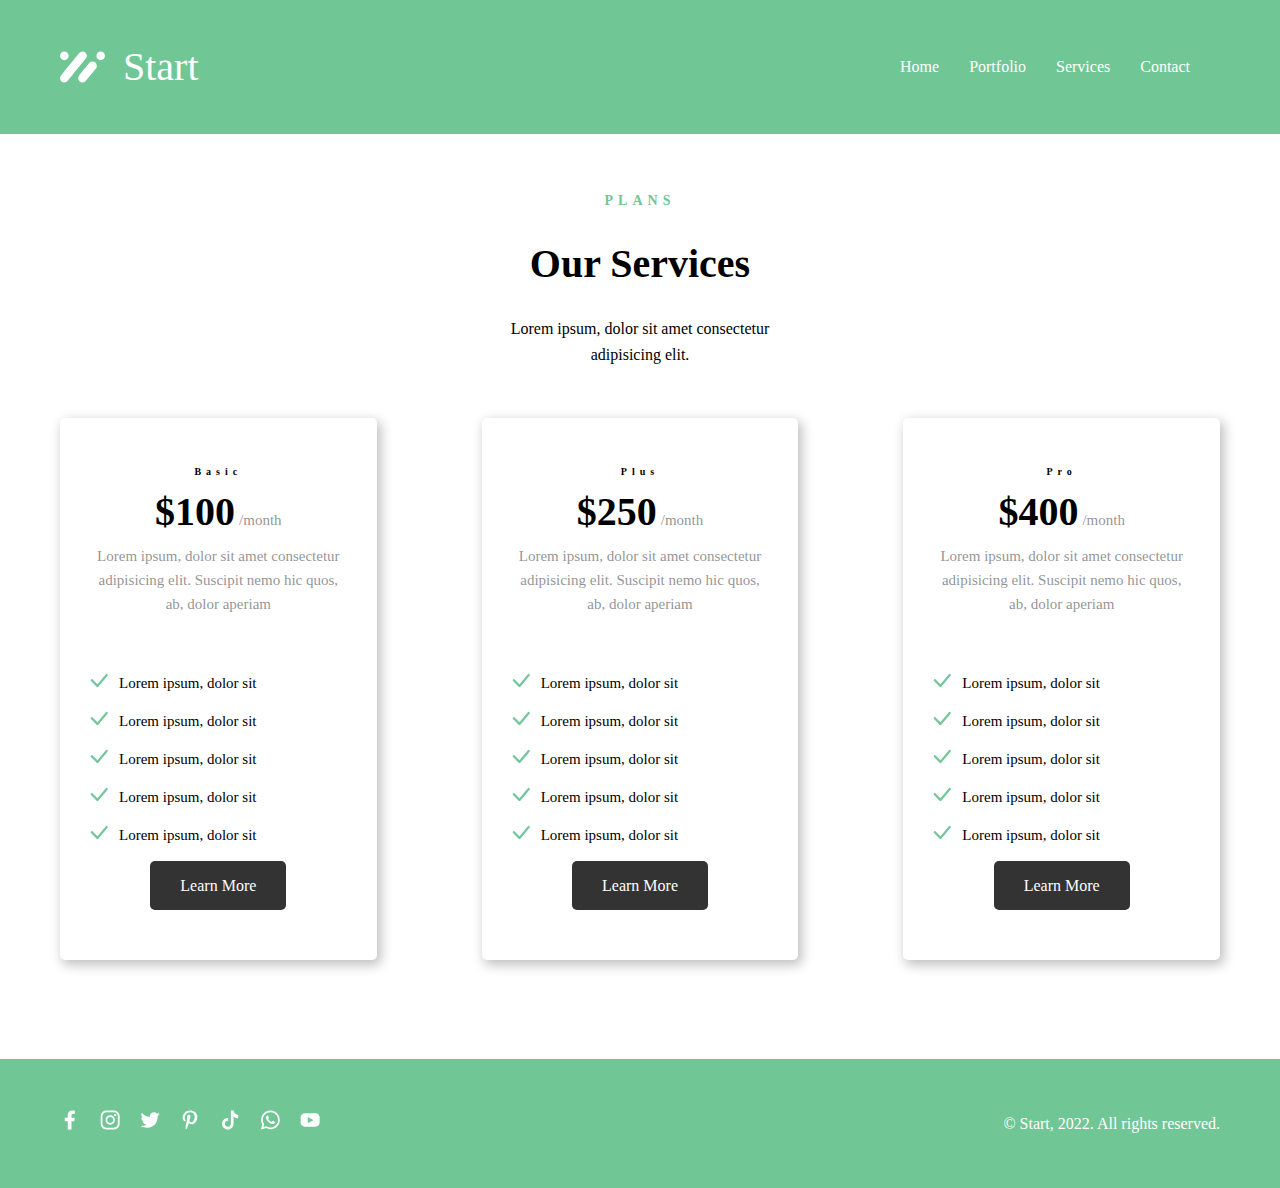
<file: service.html>
<!DOCTYPE html>
<html lang="ko">
  <head>
    <meta charset="UTF-8" />
    <meta name="viewport" content="width=device-width, initial-scale=1.0" />
    <title>Service Page</title>
    <link
      rel="preload"
      href="./font/crimson_text/CrimsonText-Bold.woff"
      as="font"
      type="font/woff"
      crossorigin
    />
    <link
      rel="preload"
      href="./font/noto_sans/NotoSansCondensed-Regular.woff"
      as="font"
      type="font/woff"
      crossorigin
    />
    <link rel="stylesheet" href="./reset.css" />
    <link rel="stylesheet" href="./style.css" />
  </head>
  <body>
    <!--section header-->
    <header class="portfolio_header">
      <div class="container">
        <nav>
          <a href="./index.html" class="logo">
            <div class="logo_icon">
              <img src="./images/start/icon.svg" />
            </div>
            Start
          </a>
          <button class="hamburger">
            <span></span>
            <span></span>
            <span></span>
            <span></span>
          </button>
          <div class="nav_links">
            <ul>
              <li><a href="./index.html">Home</a></li>
              <li><a href="./portfolio.html">Portfolio</a></li>
              <li><a href="./service.html">Services</a></li>
              <li><a href="./contact.html">Contact</a></li>
            </ul>
          </div>
        </nav>
      </div>
    </header>
    <!--section services-->
    <section class="works">
      <div class="container">
        <h2>PLANS</h2>
        <h3>Our Services</h3>
        <p>Lorem ipsum, dolor sit amet consectetur<br />adipisicing elit.</p>
        <div class="service_container">
          <div class="service_card">
            <h2 id="card_title">Basic</h2>
            <span class="amount">$100</span>
            <span class="period">/month</span>
            <p>
              Lorem ipsum, dolor sit amet consectetur adipisicing elit. Suscipit
              nemo hic quos, ab, dolor aperiam
            </p>
            <div class="price_box">
              <div>
                <p>
                  <img src="./images/common/check.svg" />Lorem ipsum, dolor sit
                </p>
              </div>
              <div>
                <p>
                  <img src="./images/common/check.svg" />Lorem ipsum, dolor sit
                </p>
              </div>
              <div>
                <p>
                  <img src="./images/common/check.svg" />Lorem ipsum, dolor sit
                </p>
              </div>
              <div>
                <p>
                  <img src="./images/common/check.svg" />Lorem ipsum, dolor sit
                </p>
              </div>
              <div>
                <p>
                  <img src="./images/common/check.svg" />Lorem ipsum, dolor sit
                </p>
              </div>
              <a href="#" class="learn_more_btn">Learn More</a>
            </div>
          </div>
          <div class="service_card">
            <h2 id="card_title">Plus</h2>
            <span class="amount">$250</span>
            <span class="period">/month</span>
            <p>
              Lorem ipsum, dolor sit amet consectetur adipisicing elit. Suscipit
              nemo hic quos, ab, dolor aperiam
            </p>
            <div class="price_box">
              <div>
                <p>
                  <img src="./images/common/check.svg" />Lorem ipsum, dolor sit
                </p>
              </div>
              <div>
                <p>
                  <img src="./images/common/check.svg" />Lorem ipsum, dolor sit
                </p>
              </div>
              <div>
                <p>
                  <img src="./images/common/check.svg" />Lorem ipsum, dolor sit
                </p>
              </div>
              <div>
                <p>
                  <img src="./images/common/check.svg" />Lorem ipsum, dolor sit
                </p>
              </div>
              <div>
                <p>
                  <img src="./images/common/check.svg" />Lorem ipsum, dolor sit
                </p>
              </div>
              <a href="#" class="learn_more_btn">Learn More</a>
            </div>
          </div>
          <div class="service_card">
            <h2 id="card_title">Pro</h2>
            <span class="amount">$400</span>
            <span class="period">/month</span>
            <p>
              Lorem ipsum, dolor sit amet consectetur adipisicing elit. Suscipit
              nemo hic quos, ab, dolor aperiam
            </p>
            <div class="price_box">
              <div>
                <p>
                  <img src="./images/common/check.svg" />Lorem ipsum, dolor sit
                </p>
              </div>
              <div>
                <p>
                  <img src="./images/common/check.svg" />Lorem ipsum, dolor sit
                </p>
              </div>
              <div>
                <p>
                  <img src="./images/common/check.svg" />Lorem ipsum, dolor sit
                </p>
              </div>
              <div>
                <p>
                  <img src="./images/common/check.svg" />Lorem ipsum, dolor sit
                </p>
              </div>
              <div>
                <p>
                  <img src="./images/common/check.svg" />Lorem ipsum, dolor sit
                </p>
              </div>
              <a href="#" class="learn_more_btn">Learn More</a>
            </div>
          </div>
        </div>
      </div>
    </section>
    <footer>
      <div class="container">
        <nav>
          <div class="social_links">
            <a href="https://www.facebook.com"
              ><img src="./images/common/Group33.svg" alt="facebook"
            /></a>
            <a href="https://www.instagram.com"
              ><img src="./images/common/Group34.svg" alt="instagram"
            /></a>
            <a href="https://www.twitter.com"
              ><img src="./images/common/Group35.svg" alt="twitter"
            /></a>
            <a href="https://www.pinterest.com"
              ><img src="./images/common/Group36.svg" alt="pinterest"
            /></a>
            <a href="https://www.tikTok.com"
              ><img src="./images/common/Group37.svg" alt="tikTok"
            /></a>
            <a href="https://www.watchapp.com"
              ><img src="./images/common/Group38.svg" alt="whatsapp"
            /></a>
            <a href="https://www.youTube.com"
              ><img src="./images/common/Group39.svg" alt="youTube"
            /></a>
          </div>
          <div>© Start, 2022. All rights reserved.</div>
        </nav>
      </div>
    </footer>
    <script src="./js/main.js"></script>
  </body>
</html>
</file>
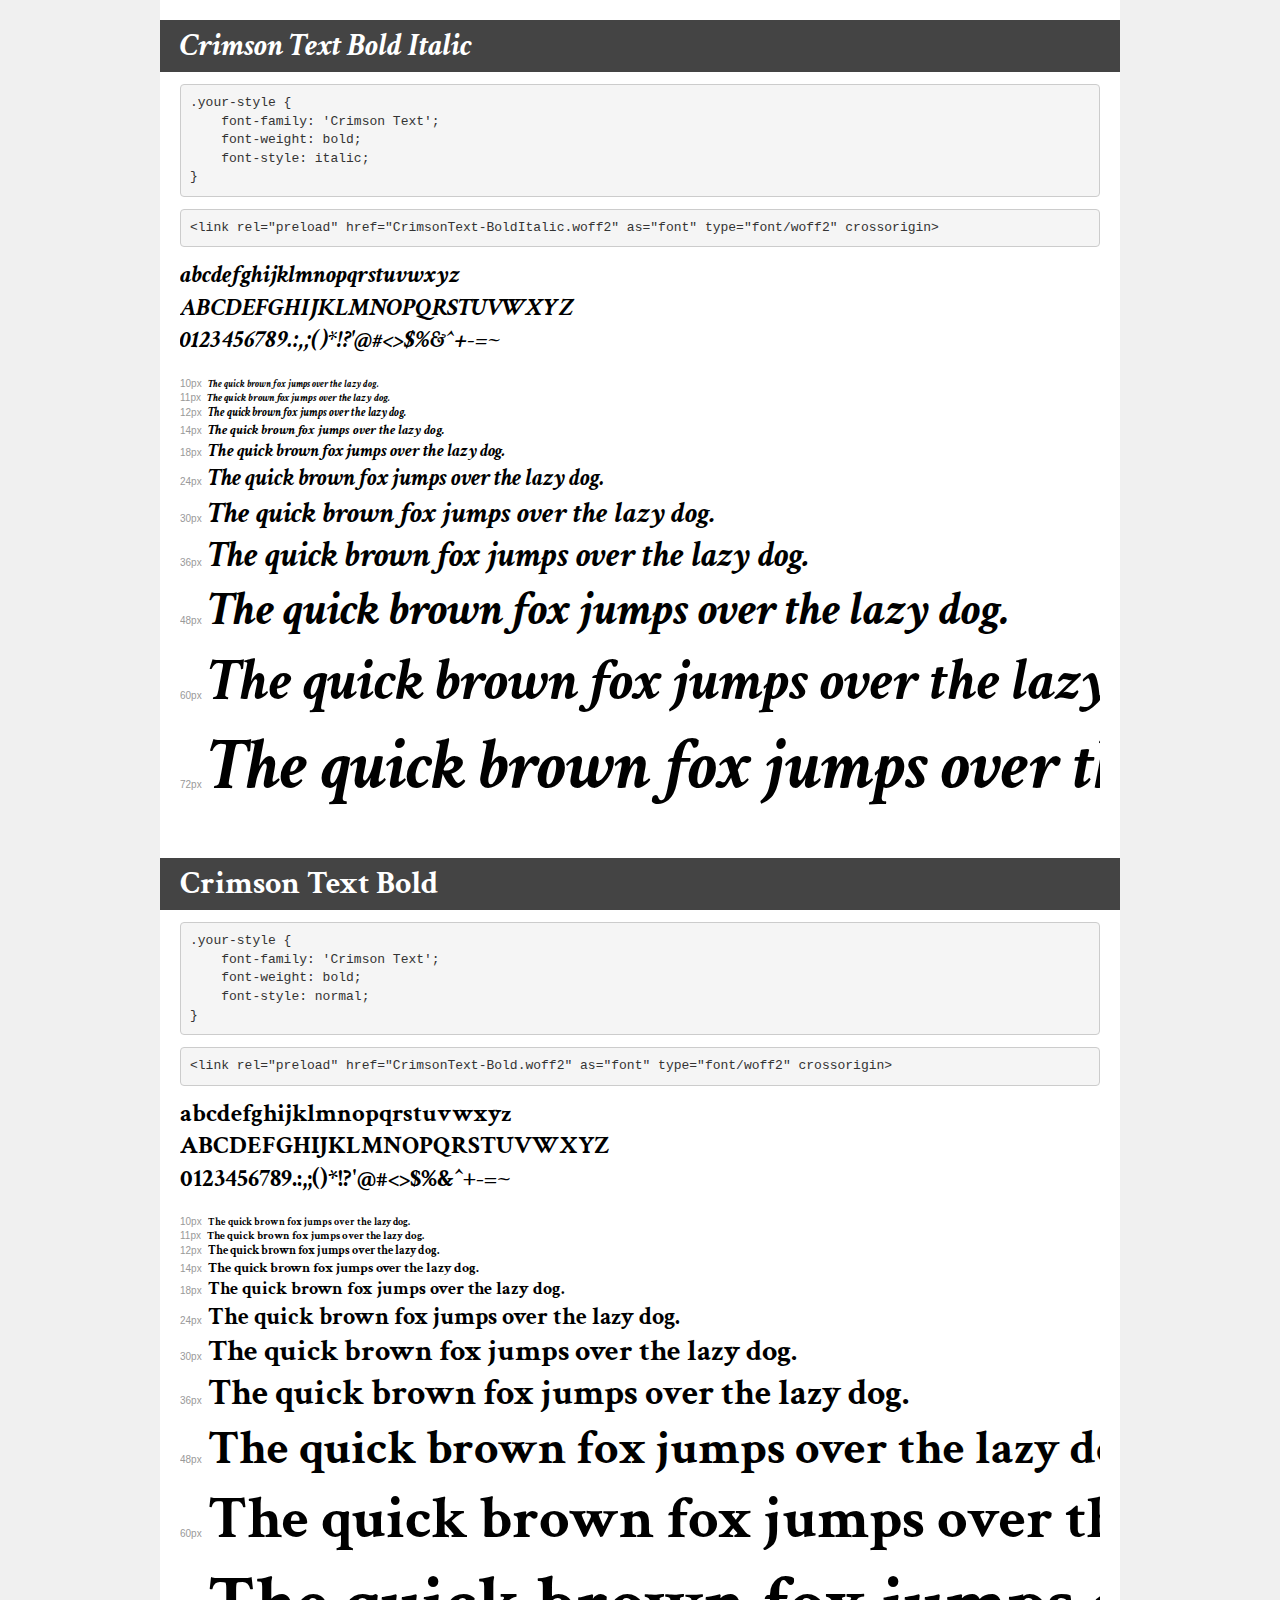
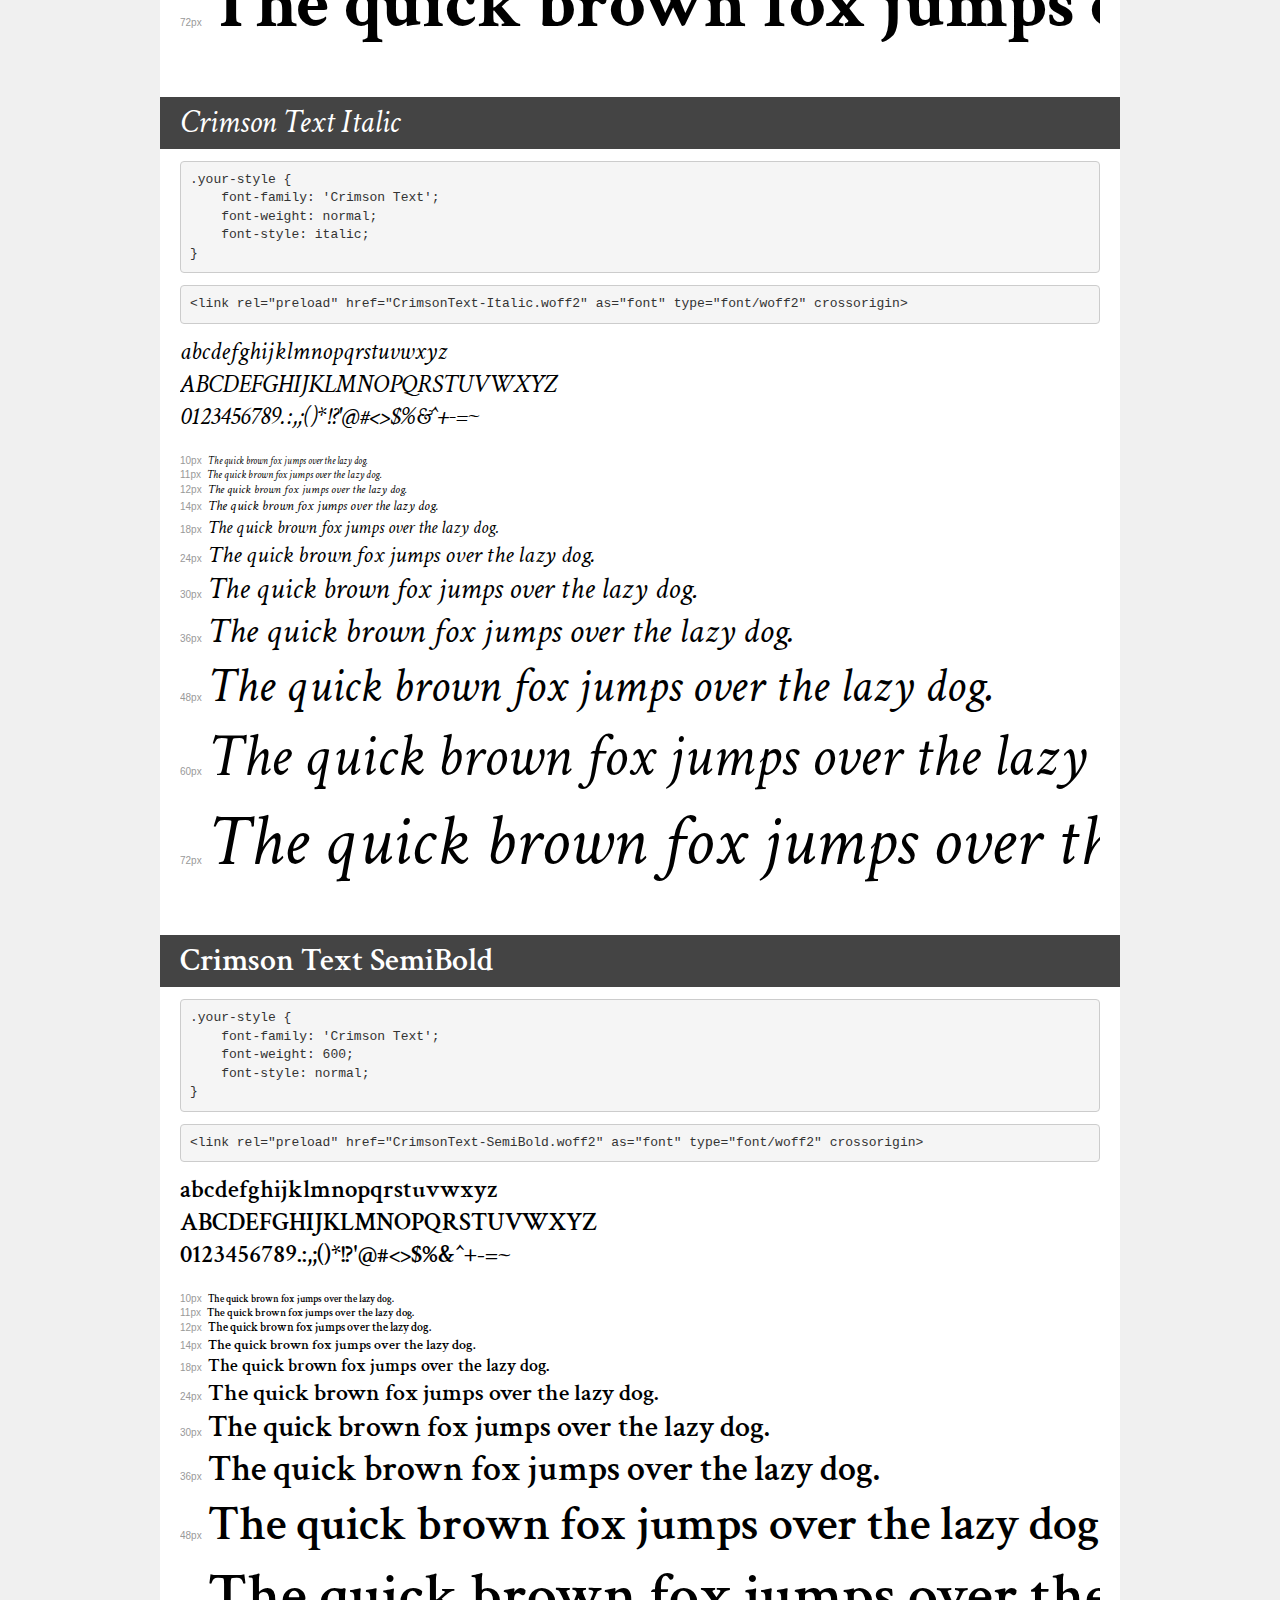
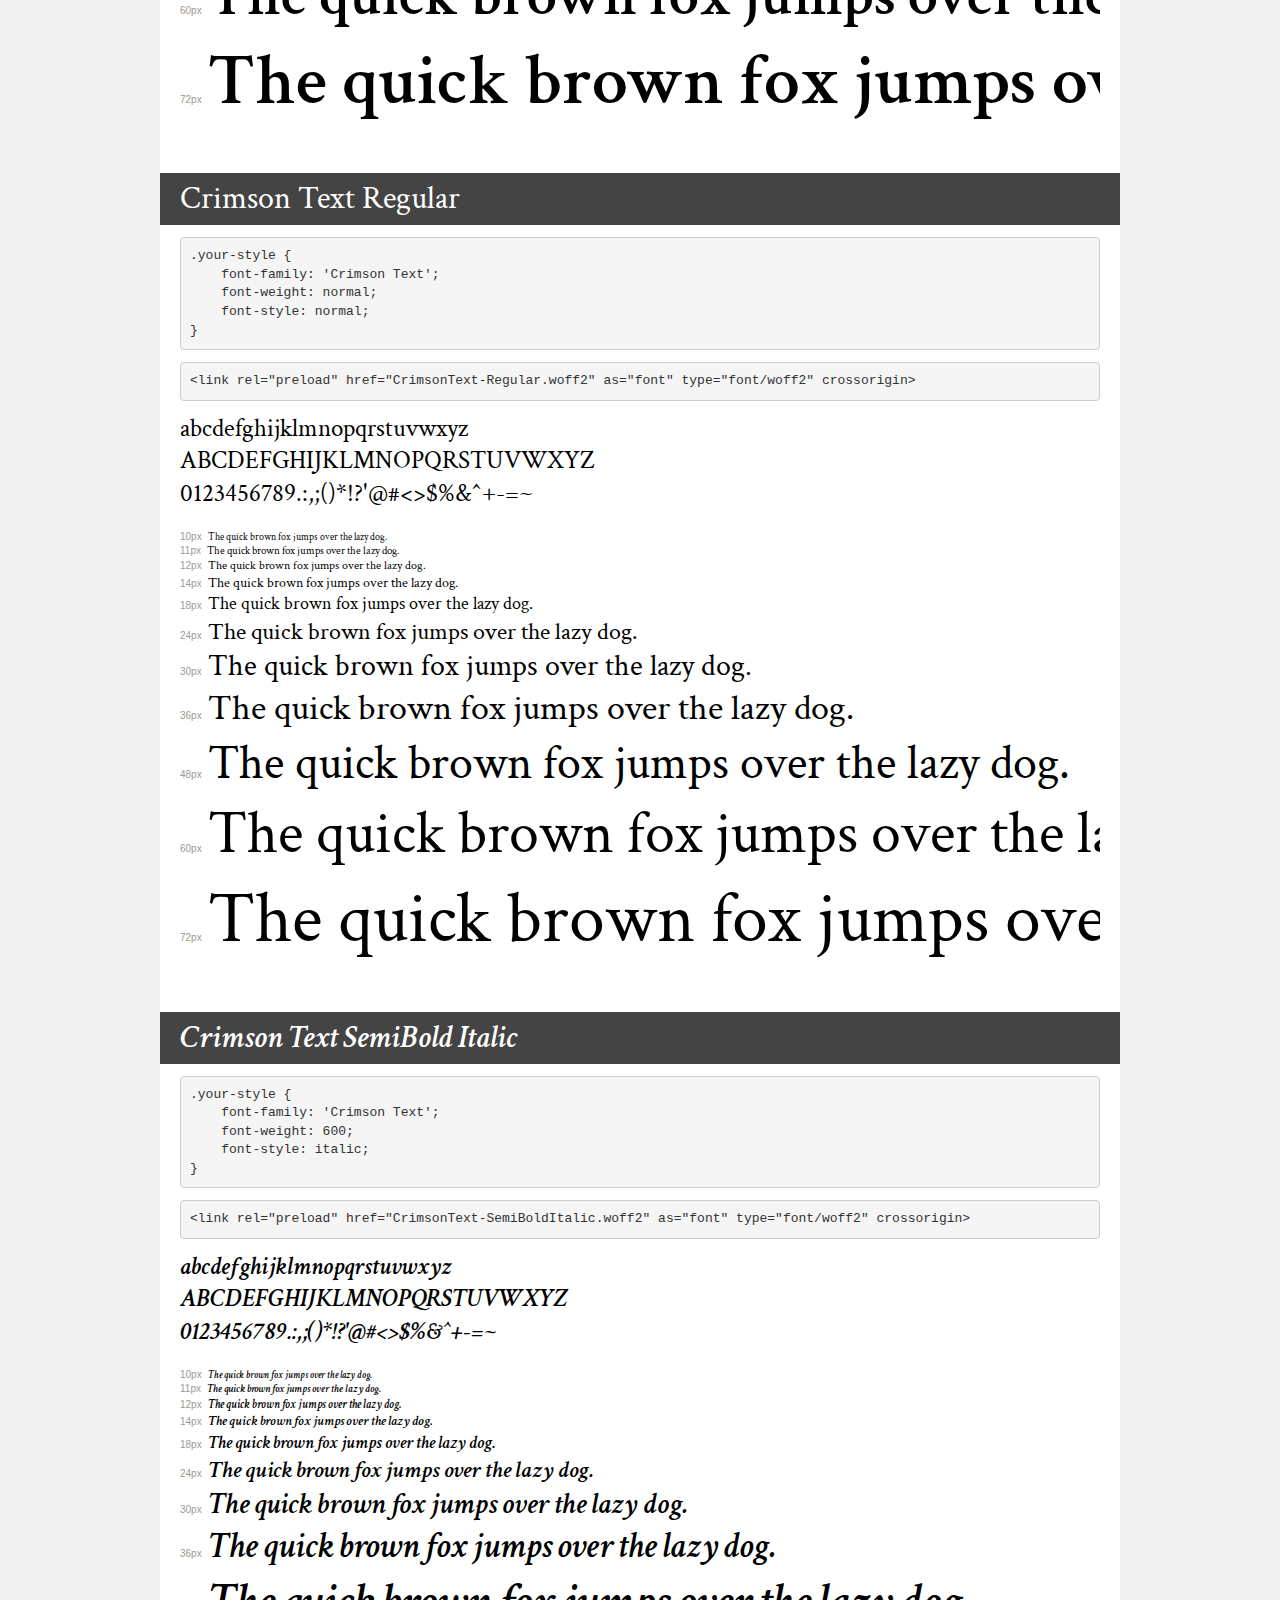
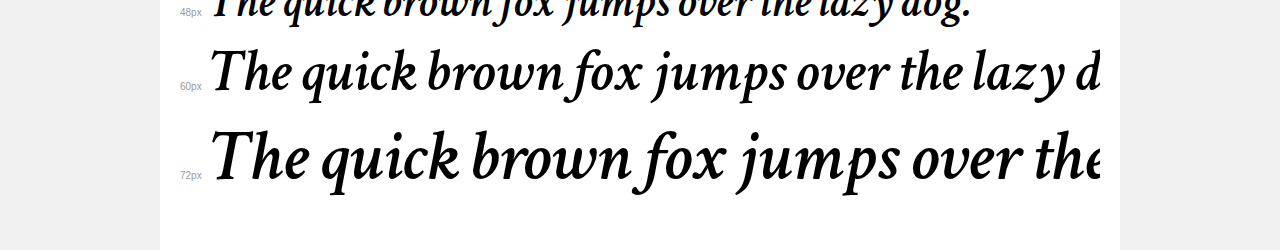
<file: font/crimson_text/demo.html>
<!DOCTYPE html>
<html lang="en">
<head>
    <meta charset="utf-8">
    <meta http-equiv="X-UA-Compatible" content="IE=edge">
    <meta name="viewport" content="width=device-width, initial-scale=1">
    <meta name="robots" content="noindex, noarchive">
    <meta name="format-detection" content="telephone=no">
    <title>Transfonter demo</title>
    <link href="stylesheet.css" rel="stylesheet">
    <style>
        /*
        http://meyerweb.com/eric/tools/css/reset/
        v2.0 | 20110126
        License: none (public domain)
        */
        html, body, div, span, applet, object, iframe,
        h1, h2, h3, h4, h5, h6, p, blockquote, pre,
        a, abbr, acronym, address, big, cite, code,
        del, dfn, em, img, ins, kbd, q, s, samp,
        small, strike, strong, sub, sup, tt, var,
        b, u, i, center,
        dl, dt, dd, ol, ul, li,
        fieldset, form, label, legend,
        table, caption, tbody, tfoot, thead, tr, th, td,
        article, aside, canvas, details, embed,
        figure, figcaption, footer, header, hgroup,
        menu, nav, output, ruby, section, summary,
        time, mark, audio, video {
            margin: 0;
            padding: 0;
            border: 0;
            font-size: 100%;
            font: inherit;
            vertical-align: baseline;
        }
        /* HTML5 display-role reset for older browsers */
        article, aside, details, figcaption, figure,
        footer, header, hgroup, menu, nav, section {
            display: block;
        }
        body {
            line-height: 1;
        }
        ol, ul {
            list-style: none;
        }
        blockquote, q {
            quotes: none;
        }
        blockquote:before, blockquote:after,
        q:before, q:after {
            content: '';
            content: none;
        }
        table {
            border-collapse: collapse;
            border-spacing: 0;
        }
        /* demo styles */
        body {
            background: #f0f0f0;
            color: #000;
        }
        .page {
            background: #fff;
            width: 920px;
            margin: 0 auto;
            padding: 20px 20px 0 20px;
            overflow: hidden;
        }
        .font-container {
            overflow-x: auto;
            overflow-y: hidden;
            margin-bottom: 40px;
            line-height: 1.3;
            white-space: nowrap;
            padding-bottom: 5px;
        }
        h1 {
            position: relative;
            background: #444;
            font-size: 32px;
            color: #fff;
            padding: 10px 20px;
            margin: 0 -20px 12px -20px;
        }
        .letters {
            font-size: 25px;
            margin-bottom: 20px;
        }
        .s10:before {
            content: '10px';
        }
        .s11:before {
            content: '11px';
        }
        .s12:before {
            content: '12px';
        }
        .s14:before {
            content: '14px';
        }
        .s18:before {
            content: '18px';
        }
        .s24:before {
            content: '24px';
        }
        .s30:before {
            content: '30px';
        }
        .s36:before {
            content: '36px';
        }
        .s48:before {
            content: '48px';
        }
        .s60:before {
            content: '60px';
        }
        .s72:before {
            content: '72px';
        }
        .s10:before, .s11:before, .s12:before, .s14:before,
        .s18:before, .s24:before, .s30:before, .s36:before,
        .s48:before, .s60:before, .s72:before {
            font-family: Arial, sans-serif;
            font-size: 10px;
            font-weight: normal;
            font-style: normal;
            color: #999;
            padding-right: 6px;
        }
        pre {
            display: block;
            padding: 9px;
            margin: 0 0 12px;
            font-family: Monaco, Menlo, Consolas, "Courier New", monospace;
            font-size: 13px;
            line-height: 1.428571429;
            color: #333;
            font-weight: normal;
            font-style: normal;
            background-color: #f5f5f5;
            border: 1px solid #ccc;
            overflow-x: auto;
            border-radius: 4px;
        }
        /* responsive */
        @media (max-width: 959px) {
            .page {
                width: auto;
                margin: 0;
            }
        }
    </style>
</head>
<body>
<div class="page">
    <div class="demo">
        <h1 style="font-family: 'Crimson Text'; font-weight: bold; font-style: italic;">Crimson Text Bold Italic</h1>
        <pre title="Usage">.your-style {
    font-family: 'Crimson Text';
    font-weight: bold;
    font-style: italic;
}</pre>
        <pre title="Preload (optional)">
&lt;link rel=&quot;preload&quot; href=&quot;CrimsonText-BoldItalic.woff2&quot; as=&quot;font&quot; type=&quot;font/woff2&quot; crossorigin&gt;</pre>
        <div class="font-container" style="font-family: 'Crimson Text'; font-weight: bold; font-style: italic;">
            <p class="letters">
                abcdefghijklmnopqrstuvwxyz<br>
ABCDEFGHIJKLMNOPQRSTUVWXYZ<br>
                0123456789.:,;()*!?'@#&lt;&gt;$%&^+-=~
            </p>
            <p class="s10" style="font-size: 10px;">The quick brown fox jumps over the lazy dog.</p>
            <p class="s11" style="font-size: 11px;">The quick brown fox jumps over the lazy dog.</p>
            <p class="s12" style="font-size: 12px;">The quick brown fox jumps over the lazy dog.</p>
            <p class="s14" style="font-size: 14px;">The quick brown fox jumps over the lazy dog.</p>
            <p class="s18" style="font-size: 18px;">The quick brown fox jumps over the lazy dog.</p>
            <p class="s24" style="font-size: 24px;">The quick brown fox jumps over the lazy dog.</p>
            <p class="s30" style="font-size: 30px;">The quick brown fox jumps over the lazy dog.</p>
            <p class="s36" style="font-size: 36px;">The quick brown fox jumps over the lazy dog.</p>
            <p class="s48" style="font-size: 48px;">The quick brown fox jumps over the lazy dog.</p>
            <p class="s60" style="font-size: 60px;">The quick brown fox jumps over the lazy dog.</p>
            <p class="s72" style="font-size: 72px;">The quick brown fox jumps over the lazy dog.</p>
        </div>
    </div>

    <div class="demo">
        <h1 style="font-family: 'Crimson Text'; font-weight: bold; font-style: normal;">Crimson Text Bold</h1>
        <pre title="Usage">.your-style {
    font-family: 'Crimson Text';
    font-weight: bold;
    font-style: normal;
}</pre>
        <pre title="Preload (optional)">
&lt;link rel=&quot;preload&quot; href=&quot;CrimsonText-Bold.woff2&quot; as=&quot;font&quot; type=&quot;font/woff2&quot; crossorigin&gt;</pre>
        <div class="font-container" style="font-family: 'Crimson Text'; font-weight: bold; font-style: normal;">
            <p class="letters">
                abcdefghijklmnopqrstuvwxyz<br>
ABCDEFGHIJKLMNOPQRSTUVWXYZ<br>
                0123456789.:,;()*!?'@#&lt;&gt;$%&^+-=~
            </p>
            <p class="s10" style="font-size: 10px;">The quick brown fox jumps over the lazy dog.</p>
            <p class="s11" style="font-size: 11px;">The quick brown fox jumps over the lazy dog.</p>
            <p class="s12" style="font-size: 12px;">The quick brown fox jumps over the lazy dog.</p>
            <p class="s14" style="font-size: 14px;">The quick brown fox jumps over the lazy dog.</p>
            <p class="s18" style="font-size: 18px;">The quick brown fox jumps over the lazy dog.</p>
            <p class="s24" style="font-size: 24px;">The quick brown fox jumps over the lazy dog.</p>
            <p class="s30" style="font-size: 30px;">The quick brown fox jumps over the lazy dog.</p>
            <p class="s36" style="font-size: 36px;">The quick brown fox jumps over the lazy dog.</p>
            <p class="s48" style="font-size: 48px;">The quick brown fox jumps over the lazy dog.</p>
            <p class="s60" style="font-size: 60px;">The quick brown fox jumps over the lazy dog.</p>
            <p class="s72" style="font-size: 72px;">The quick brown fox jumps over the lazy dog.</p>
        </div>
    </div>

    <div class="demo">
        <h1 style="font-family: 'Crimson Text'; font-weight: normal; font-style: italic;">Crimson Text Italic</h1>
        <pre title="Usage">.your-style {
    font-family: 'Crimson Text';
    font-weight: normal;
    font-style: italic;
}</pre>
        <pre title="Preload (optional)">
&lt;link rel=&quot;preload&quot; href=&quot;CrimsonText-Italic.woff2&quot; as=&quot;font&quot; type=&quot;font/woff2&quot; crossorigin&gt;</pre>
        <div class="font-container" style="font-family: 'Crimson Text'; font-weight: normal; font-style: italic;">
            <p class="letters">
                abcdefghijklmnopqrstuvwxyz<br>
ABCDEFGHIJKLMNOPQRSTUVWXYZ<br>
                0123456789.:,;()*!?'@#&lt;&gt;$%&^+-=~
            </p>
            <p class="s10" style="font-size: 10px;">The quick brown fox jumps over the lazy dog.</p>
            <p class="s11" style="font-size: 11px;">The quick brown fox jumps over the lazy dog.</p>
            <p class="s12" style="font-size: 12px;">The quick brown fox jumps over the lazy dog.</p>
            <p class="s14" style="font-size: 14px;">The quick brown fox jumps over the lazy dog.</p>
            <p class="s18" style="font-size: 18px;">The quick brown fox jumps over the lazy dog.</p>
            <p class="s24" style="font-size: 24px;">The quick brown fox jumps over the lazy dog.</p>
            <p class="s30" style="font-size: 30px;">The quick brown fox jumps over the lazy dog.</p>
            <p class="s36" style="font-size: 36px;">The quick brown fox jumps over the lazy dog.</p>
            <p class="s48" style="font-size: 48px;">The quick brown fox jumps over the lazy dog.</p>
            <p class="s60" style="font-size: 60px;">The quick brown fox jumps over the lazy dog.</p>
            <p class="s72" style="font-size: 72px;">The quick brown fox jumps over the lazy dog.</p>
        </div>
    </div>

    <div class="demo">
        <h1 style="font-family: 'Crimson Text'; font-weight: 600; font-style: normal;">Crimson Text SemiBold</h1>
        <pre title="Usage">.your-style {
    font-family: 'Crimson Text';
    font-weight: 600;
    font-style: normal;
}</pre>
        <pre title="Preload (optional)">
&lt;link rel=&quot;preload&quot; href=&quot;CrimsonText-SemiBold.woff2&quot; as=&quot;font&quot; type=&quot;font/woff2&quot; crossorigin&gt;</pre>
        <div class="font-container" style="font-family: 'Crimson Text'; font-weight: 600; font-style: normal;">
            <p class="letters">
                abcdefghijklmnopqrstuvwxyz<br>
ABCDEFGHIJKLMNOPQRSTUVWXYZ<br>
                0123456789.:,;()*!?'@#&lt;&gt;$%&^+-=~
            </p>
            <p class="s10" style="font-size: 10px;">The quick brown fox jumps over the lazy dog.</p>
            <p class="s11" style="font-size: 11px;">The quick brown fox jumps over the lazy dog.</p>
            <p class="s12" style="font-size: 12px;">The quick brown fox jumps over the lazy dog.</p>
            <p class="s14" style="font-size: 14px;">The quick brown fox jumps over the lazy dog.</p>
            <p class="s18" style="font-size: 18px;">The quick brown fox jumps over the lazy dog.</p>
            <p class="s24" style="font-size: 24px;">The quick brown fox jumps over the lazy dog.</p>
            <p class="s30" style="font-size: 30px;">The quick brown fox jumps over the lazy dog.</p>
            <p class="s36" style="font-size: 36px;">The quick brown fox jumps over the lazy dog.</p>
            <p class="s48" style="font-size: 48px;">The quick brown fox jumps over the lazy dog.</p>
            <p class="s60" style="font-size: 60px;">The quick brown fox jumps over the lazy dog.</p>
            <p class="s72" style="font-size: 72px;">The quick brown fox jumps over the lazy dog.</p>
        </div>
    </div>

    <div class="demo">
        <h1 style="font-family: 'Crimson Text'; font-weight: normal; font-style: normal;">Crimson Text Regular</h1>
        <pre title="Usage">.your-style {
    font-family: 'Crimson Text';
    font-weight: normal;
    font-style: normal;
}</pre>
        <pre title="Preload (optional)">
&lt;link rel=&quot;preload&quot; href=&quot;CrimsonText-Regular.woff2&quot; as=&quot;font&quot; type=&quot;font/woff2&quot; crossorigin&gt;</pre>
        <div class="font-container" style="font-family: 'Crimson Text'; font-weight: normal; font-style: normal;">
            <p class="letters">
                abcdefghijklmnopqrstuvwxyz<br>
ABCDEFGHIJKLMNOPQRSTUVWXYZ<br>
                0123456789.:,;()*!?'@#&lt;&gt;$%&^+-=~
            </p>
            <p class="s10" style="font-size: 10px;">The quick brown fox jumps over the lazy dog.</p>
            <p class="s11" style="font-size: 11px;">The quick brown fox jumps over the lazy dog.</p>
            <p class="s12" style="font-size: 12px;">The quick brown fox jumps over the lazy dog.</p>
            <p class="s14" style="font-size: 14px;">The quick brown fox jumps over the lazy dog.</p>
            <p class="s18" style="font-size: 18px;">The quick brown fox jumps over the lazy dog.</p>
            <p class="s24" style="font-size: 24px;">The quick brown fox jumps over the lazy dog.</p>
            <p class="s30" style="font-size: 30px;">The quick brown fox jumps over the lazy dog.</p>
            <p class="s36" style="font-size: 36px;">The quick brown fox jumps over the lazy dog.</p>
            <p class="s48" style="font-size: 48px;">The quick brown fox jumps over the lazy dog.</p>
            <p class="s60" style="font-size: 60px;">The quick brown fox jumps over the lazy dog.</p>
            <p class="s72" style="font-size: 72px;">The quick brown fox jumps over the lazy dog.</p>
        </div>
    </div>

    <div class="demo">
        <h1 style="font-family: 'Crimson Text'; font-weight: 600; font-style: italic;">Crimson Text SemiBold Italic</h1>
        <pre title="Usage">.your-style {
    font-family: 'Crimson Text';
    font-weight: 600;
    font-style: italic;
}</pre>
        <pre title="Preload (optional)">
&lt;link rel=&quot;preload&quot; href=&quot;CrimsonText-SemiBoldItalic.woff2&quot; as=&quot;font&quot; type=&quot;font/woff2&quot; crossorigin&gt;</pre>
        <div class="font-container" style="font-family: 'Crimson Text'; font-weight: 600; font-style: italic;">
            <p class="letters">
                abcdefghijklmnopqrstuvwxyz<br>
ABCDEFGHIJKLMNOPQRSTUVWXYZ<br>
                0123456789.:,;()*!?'@#&lt;&gt;$%&^+-=~
            </p>
            <p class="s10" style="font-size: 10px;">The quick brown fox jumps over the lazy dog.</p>
            <p class="s11" style="font-size: 11px;">The quick brown fox jumps over the lazy dog.</p>
            <p class="s12" style="font-size: 12px;">The quick brown fox jumps over the lazy dog.</p>
            <p class="s14" style="font-size: 14px;">The quick brown fox jumps over the lazy dog.</p>
            <p class="s18" style="font-size: 18px;">The quick brown fox jumps over the lazy dog.</p>
            <p class="s24" style="font-size: 24px;">The quick brown fox jumps over the lazy dog.</p>
            <p class="s30" style="font-size: 30px;">The quick brown fox jumps over the lazy dog.</p>
            <p class="s36" style="font-size: 36px;">The quick brown fox jumps over the lazy dog.</p>
            <p class="s48" style="font-size: 48px;">The quick brown fox jumps over the lazy dog.</p>
            <p class="s60" style="font-size: 60px;">The quick brown fox jumps over the lazy dog.</p>
            <p class="s72" style="font-size: 72px;">The quick brown fox jumps over the lazy dog.</p>
        </div>
    </div>

</div>
</body>
</html>
</file>
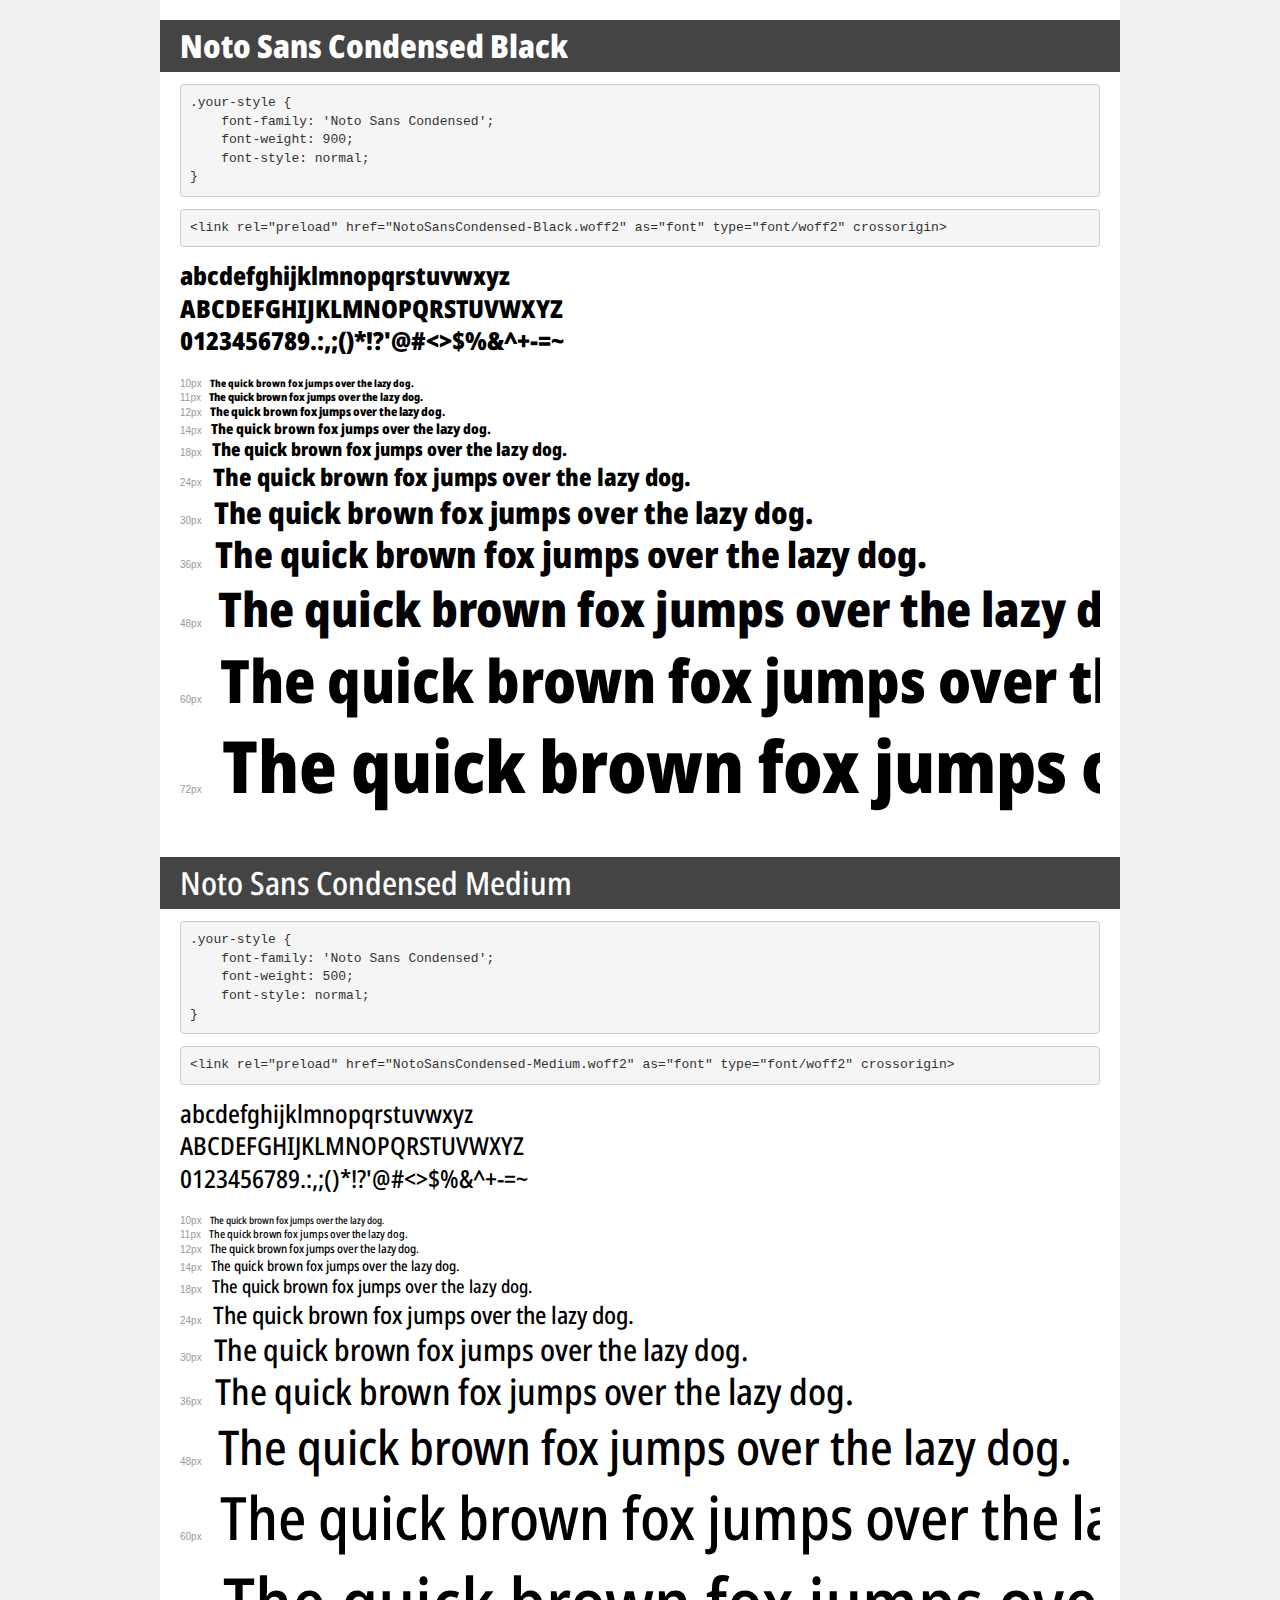
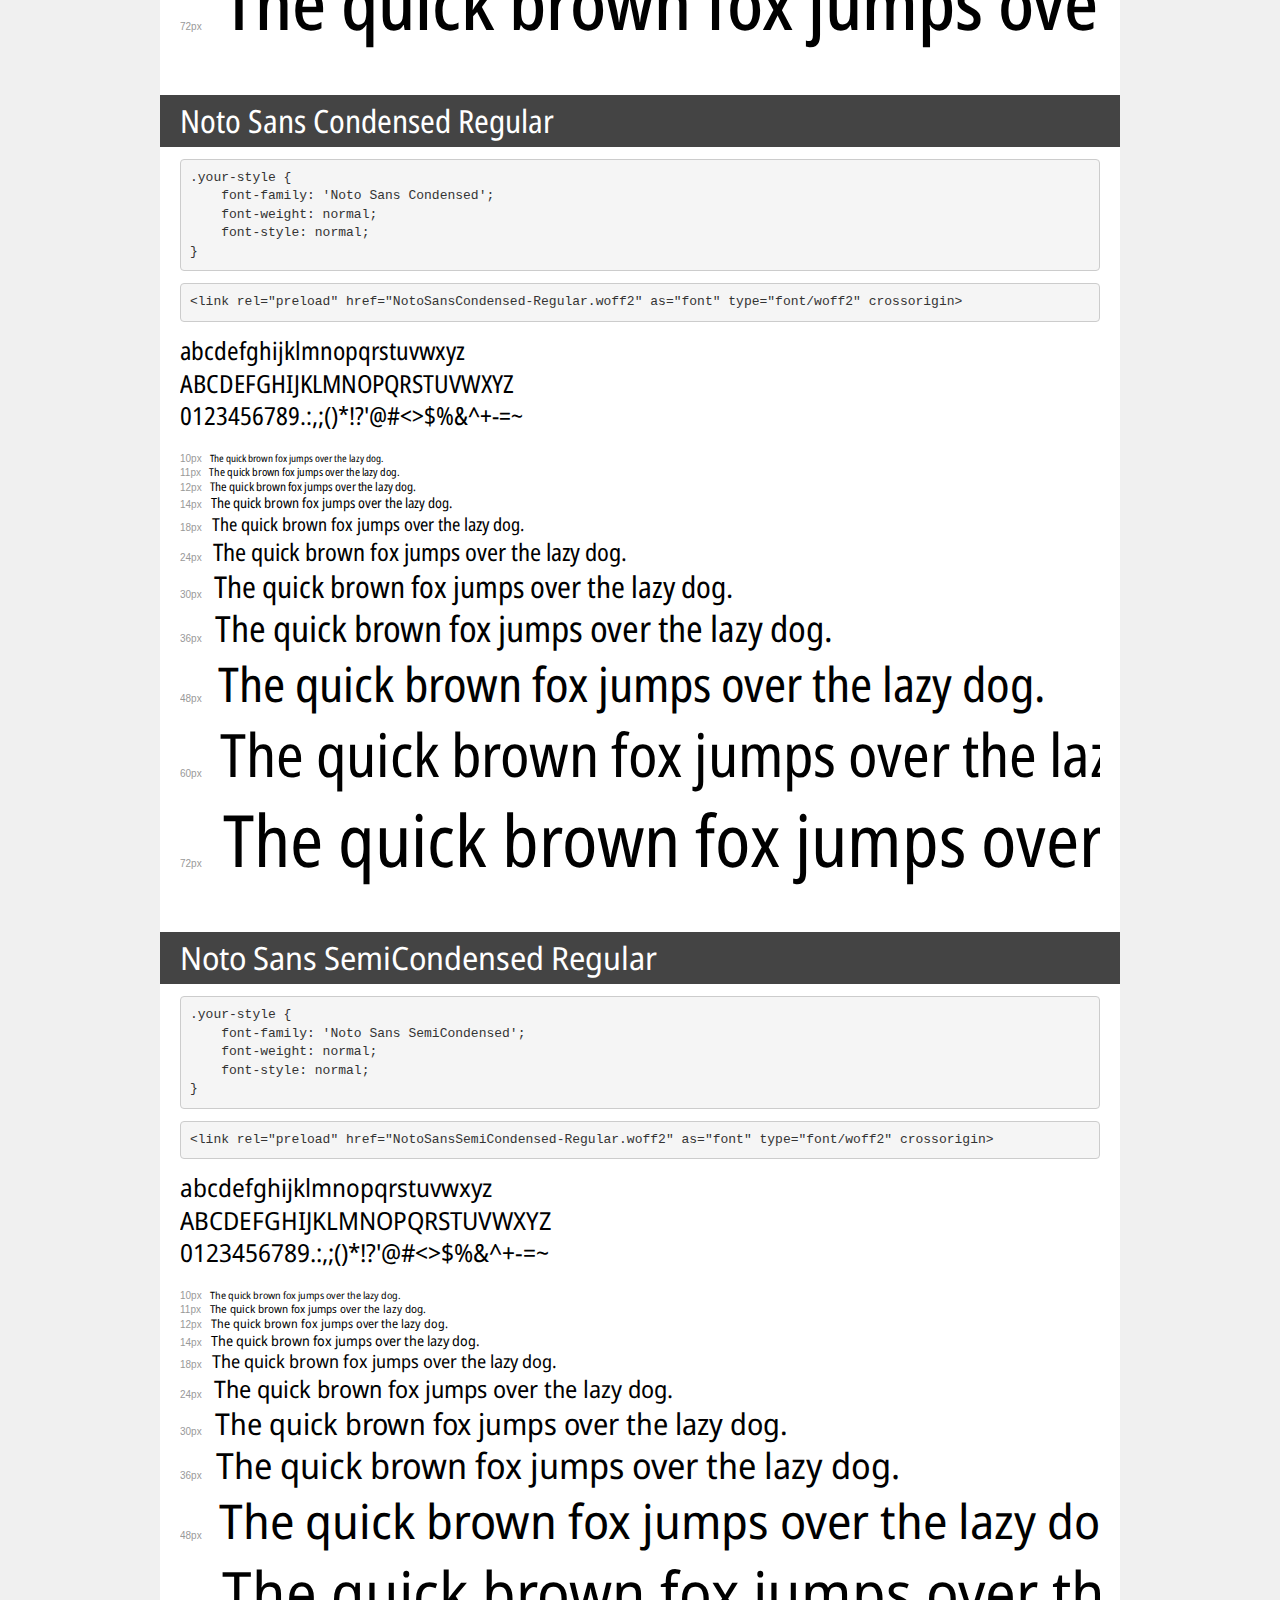
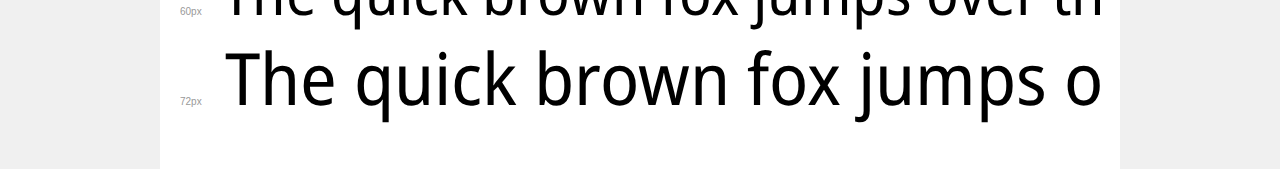
<file: font/noto_sans/demo.html>
<!DOCTYPE html>
<html lang="en">
  <head>
    <meta charset="utf-8" />
    <meta http-equiv="X-UA-Compatible" content="IE=edge" />
    <meta name="viewport" content="width=device-width, initial-scale=1" />
    <meta name="robots" content="noindex, noarchive" />
    <meta name="format-detection" content="telephone=no" />
    <title>Transfonter demo</title>
    <link href="stylesheet.css" rel="stylesheet" />
    <style>
      /*
        http://meyerweb.com/eric/tools/css/reset/
        v2.0 | 20110126
        License: none (public domain)
        */
      html,
      body,
      div,
      span,
      applet,
      object,
      iframe,
      h1,
      h2,
      h3,
      h4,
      h5,
      h6,
      p,
      blockquote,
      pre,
      a,
      abbr,
      acronym,
      address,
      big,
      cite,
      code,
      del,
      dfn,
      em,
      img,
      ins,
      kbd,
      q,
      s,
      samp,
      small,
      strike,
      strong,
      sub,
      sup,
      tt,
      var,
      b,
      u,
      i,
      center,
      dl,
      dt,
      dd,
      ol,
      ul,
      li,
      fieldset,
      form,
      label,
      legend,
      table,
      caption,
      tbody,
      tfoot,
      thead,
      tr,
      th,
      td,
      article,
      aside,
      canvas,
      details,
      embed,
      figure,
      figcaption,
      footer,
      header,
      hgroup,
      menu,
      nav,
      output,
      ruby,
      section,
      summary,
      time,
      mark,
      audio,
      video {
        margin: 0;
        padding: 0;
        border: 0;
        font-size: 100%;
        font: inherit;
        vertical-align: baseline;
      }
      /* HTML5 display-role reset for older browsers */
      article,
      aside,
      details,
      figcaption,
      figure,
      footer,
      header,
      hgroup,
      menu,
      nav,
      section {
        display: block;
      }
      body {
        line-height: 1;
      }
      ol,
      ul {
        list-style: none;
      }
      blockquote,
      q {
        quotes: none;
      }
      blockquote:before,
      blockquote:after,
      q:before,
      q:after {
        content: "";
        content: none;
      }
      table {
        border-collapse: collapse;
        border-spacing: 0;
      }
      /* demo styles */
      body {
        background: #f0f0f0;
        color: #000;
      }
      .page {
        background: #fff;
        width: 920px;
        margin: 0 auto;
        padding: 20px 20px 0 20px;
        overflow: hidden;
      }
      .font-container {
        overflow-x: auto;
        overflow-y: hidden;
        margin-bottom: 40px;
        line-height: 1.3;
        white-space: nowrap;
        padding-bottom: 5px;
      }
      h1 {
        position: relative;
        background: #444;
        font-size: 32px;
        color: #fff;
        padding: 10px 20px;
        margin: 0 -20px 12px -20px;
      }
      .letters {
        font-size: 25px;
        margin-bottom: 20px;
      }
      .s10:before {
        content: "10px";
      }
      .s11:before {
        content: "11px";
      }
      .s12:before {
        content: "12px";
      }
      .s14:before {
        content: "14px";
      }
      .s18:before {
        content: "18px";
      }
      .s24:before {
        content: "24px";
      }
      .s30:before {
        content: "30px";
      }
      .s36:before {
        content: "36px";
      }
      .s48:before {
        content: "48px";
      }
      .s60:before {
        content: "60px";
      }
      .s72:before {
        content: "72px";
      }
      .s10:before,
      .s11:before,
      .s12:before,
      .s14:before,
      .s18:before,
      .s24:before,
      .s30:before,
      .s36:before,
      .s48:before,
      .s60:before,
      .s72:before {
        font-family: Arial, sans-serif;
        font-size: 10px;
        font-weight: normal;
        font-style: normal;
        color: #999;
        padding-right: 6px;
      }
      pre {
        display: block;
        padding: 9px;
        margin: 0 0 12px;
        font-family: Monaco, Menlo, Consolas, "Courier New", monospace;
        font-size: 13px;
        line-height: 1.428571429;
        color: #333;
        font-weight: normal;
        font-style: normal;
        background-color: #f5f5f5;
        border: 1px solid #ccc;
        overflow-x: auto;
        border-radius: 4px;
      }
      /* responsive */
      @media (max-width: 959px) {
        .page {
          width: auto;
          margin: 0;
        }
      }
    </style>
  </head>
  <body>
    <div class="page">
      <div class="demo">
        <h1
          style="
            font-family: 'Noto Sans Condensed';
            font-weight: 900;
            font-style: normal;
          "
        >
          Noto Sans Condensed Black
        </h1>
        <pre title="Usage">
.your-style {
    font-family: 'Noto Sans Condensed';
    font-weight: 900;
    font-style: normal;
}</pre
        >
        <pre title="Preload (optional)">
&lt;link rel=&quot;preload&quot; href=&quot;NotoSansCondensed-Black.woff2&quot; as=&quot;font&quot; type=&quot;font/woff2&quot; crossorigin&gt;</pre
        >
        <div
          class="font-container"
          style="
            font-family: 'Noto Sans Condensed';
            font-weight: 900;
            font-style: normal;
          "
        >
          <p class="letters">
            abcdefghijklmnopqrstuvwxyz<br />
            ABCDEFGHIJKLMNOPQRSTUVWXYZ<br />
            0123456789.:,;()*!?'@#&lt;&gt;$%&^+-=~
          </p>
          <p class="s10" style="font-size: 10px">
            The quick brown fox jumps over the lazy dog.
          </p>
          <p class="s11" style="font-size: 11px">
            The quick brown fox jumps over the lazy dog.
          </p>
          <p class="s12" style="font-size: 12px">
            The quick brown fox jumps over the lazy dog.
          </p>
          <p class="s14" style="font-size: 14px">
            The quick brown fox jumps over the lazy dog.
          </p>
          <p class="s18" style="font-size: 18px">
            The quick brown fox jumps over the lazy dog.
          </p>
          <p class="s24" style="font-size: 24px">
            The quick brown fox jumps over the lazy dog.
          </p>
          <p class="s30" style="font-size: 30px">
            The quick brown fox jumps over the lazy dog.
          </p>
          <p class="s36" style="font-size: 36px">
            The quick brown fox jumps over the lazy dog.
          </p>
          <p class="s48" style="font-size: 48px">
            The quick brown fox jumps over the lazy dog.
          </p>
          <p class="s60" style="font-size: 60px">
            The quick brown fox jumps over the lazy dog.
          </p>
          <p class="s72" style="font-size: 72px">
            The quick brown fox jumps over the lazy dog.
          </p>
        </div>
      </div>

      <div class="demo">
        <h1
          style="
            font-family: 'Noto Sans Condensed';
            font-weight: 500;
            font-style: normal;
          "
        >
          Noto Sans Condensed Medium
        </h1>
        <pre title="Usage">
.your-style {
    font-family: 'Noto Sans Condensed';
    font-weight: 500;
    font-style: normal;
}</pre
        >
        <pre title="Preload (optional)">
&lt;link rel=&quot;preload&quot; href=&quot;NotoSansCondensed-Medium.woff2&quot; as=&quot;font&quot; type=&quot;font/woff2&quot; crossorigin&gt;</pre
        >
        <div
          class="font-container"
          style="
            font-family: 'Noto Sans Condensed';
            font-weight: 500;
            font-style: normal;
          "
        >
          <p class="letters">
            abcdefghijklmnopqrstuvwxyz<br />
            ABCDEFGHIJKLMNOPQRSTUVWXYZ<br />
            0123456789.:,;()*!?'@#&lt;&gt;$%&^+-=~
          </p>
          <p class="s10" style="font-size: 10px">
            The quick brown fox jumps over the lazy dog.
          </p>
          <p class="s11" style="font-size: 11px">
            The quick brown fox jumps over the lazy dog.
          </p>
          <p class="s12" style="font-size: 12px">
            The quick brown fox jumps over the lazy dog.
          </p>
          <p class="s14" style="font-size: 14px">
            The quick brown fox jumps over the lazy dog.
          </p>
          <p class="s18" style="font-size: 18px">
            The quick brown fox jumps over the lazy dog.
          </p>
          <p class="s24" style="font-size: 24px">
            The quick brown fox jumps over the lazy dog.
          </p>
          <p class="s30" style="font-size: 30px">
            The quick brown fox jumps over the lazy dog.
          </p>
          <p class="s36" style="font-size: 36px">
            The quick brown fox jumps over the lazy dog.
          </p>
          <p class="s48" style="font-size: 48px">
            The quick brown fox jumps over the lazy dog.
          </p>
          <p class="s60" style="font-size: 60px">
            The quick brown fox jumps over the lazy dog.
          </p>
          <p class="s72" style="font-size: 72px">
            The quick brown fox jumps over the lazy dog.
          </p>
        </div>
      </div>

      <div class="demo">
        <h1
          style="
            font-family: 'Noto Sans Condensed';
            font-weight: normal;
            font-style: normal;
          "
        >
          Noto Sans Condensed Regular
        </h1>
        <pre title="Usage">
.your-style {
    font-family: 'Noto Sans Condensed';
    font-weight: normal;
    font-style: normal;
}</pre
        >
        <pre title="Preload (optional)">
&lt;link rel=&quot;preload&quot; href=&quot;NotoSansCondensed-Regular.woff2&quot; as=&quot;font&quot; type=&quot;font/woff2&quot; crossorigin&gt;</pre
        >
        <div
          class="font-container"
          style="
            font-family: 'Noto Sans Condensed';
            font-weight: normal;
            font-style: normal;
          "
        >
          <p class="letters">
            abcdefghijklmnopqrstuvwxyz<br />
            ABCDEFGHIJKLMNOPQRSTUVWXYZ<br />
            0123456789.:,;()*!?'@#&lt;&gt;$%&^+-=~
          </p>
          <p class="s10" style="font-size: 10px">
            The quick brown fox jumps over the lazy dog.
          </p>
          <p class="s11" style="font-size: 11px">
            The quick brown fox jumps over the lazy dog.
          </p>
          <p class="s12" style="font-size: 12px">
            The quick brown fox jumps over the lazy dog.
          </p>
          <p class="s14" style="font-size: 14px">
            The quick brown fox jumps over the lazy dog.
          </p>
          <p class="s18" style="font-size: 18px">
            The quick brown fox jumps over the lazy dog.
          </p>
          <p class="s24" style="font-size: 24px">
            The quick brown fox jumps over the lazy dog.
          </p>
          <p class="s30" style="font-size: 30px">
            The quick brown fox jumps over the lazy dog.
          </p>
          <p class="s36" style="font-size: 36px">
            The quick brown fox jumps over the lazy dog.
          </p>
          <p class="s48" style="font-size: 48px">
            The quick brown fox jumps over the lazy dog.
          </p>
          <p class="s60" style="font-size: 60px">
            The quick brown fox jumps over the lazy dog.
          </p>
          <p class="s72" style="font-size: 72px">
            The quick brown fox jumps over the lazy dog.
          </p>
        </div>
      </div>

      <div class="demo">
        <h1
          style="
            font-family: 'Noto Sans SemiCondensed';
            font-weight: normal;
            font-style: normal;
          "
        >
          Noto Sans SemiCondensed Regular
        </h1>
        <pre title="Usage">
.your-style {
    font-family: 'Noto Sans SemiCondensed';
    font-weight: normal;
    font-style: normal;
}</pre
        >
        <pre title="Preload (optional)">
&lt;link rel=&quot;preload&quot; href=&quot;NotoSansSemiCondensed-Regular.woff2&quot; as=&quot;font&quot; type=&quot;font/woff2&quot; crossorigin&gt;</pre
        >
        <div
          class="font-container"
          style="
            font-family: 'Noto Sans SemiCondensed';
            font-weight: normal;
            font-style: normal;
          "
        >
          <p class="letters">
            abcdefghijklmnopqrstuvwxyz<br />
            ABCDEFGHIJKLMNOPQRSTUVWXYZ<br />
            0123456789.:,;()*!?'@#&lt;&gt;$%&^+-=~
          </p>
          <p class="s10" style="font-size: 10px">
            The quick brown fox jumps over the lazy dog.
          </p>
          <p class="s11" style="font-size: 11px">
            The quick brown fox jumps over the lazy dog.
          </p>
          <p class="s12" style="font-size: 12px">
            The quick brown fox jumps over the lazy dog.
          </p>
          <p class="s14" style="font-size: 14px">
            The quick brown fox jumps over the lazy dog.
          </p>
          <p class="s18" style="font-size: 18px">
            The quick brown fox jumps over the lazy dog.
          </p>
          <p class="s24" style="font-size: 24px">
            The quick brown fox jumps over the lazy dog.
          </p>
          <p class="s30" style="font-size: 30px">
            The quick brown fox jumps over the lazy dog.
          </p>
          <p class="s36" style="font-size: 36px">
            The quick brown fox jumps over the lazy dog.
          </p>
          <p class="s48" style="font-size: 48px">
            The quick brown fox jumps over the lazy dog.
          </p>
          <p class="s60" style="font-size: 60px">
            The quick brown fox jumps over the lazy dog.
          </p>
          <p class="s72" style="font-size: 72px">
            The quick brown fox jumps over the lazy dog.
          </p>
        </div>
      </div>
    </div>
  </body>
</html>
</file>
<file: style.css>
/* General Styles */
* {
  margin: 0;
  padding: 0;
}

body {
  line-height: 1.6;
  font-family: "noto_sans";
}

.member_card {
  text-align: left;
}

.title {
  font-family: "crimson_text";
  margin-bottom: 20px;
  font-size: 40px;
}

.nav_container {
  display: flex;
  justify-content: space-between;
  align-items: center;
  position: relative;
  width: 100%;
}

.nav_links ul {
  list-style: none;
}

.nav_links li {
  list-style: none;
  float: left;
  margin-right: 30px;
}

.hamburger {
  display: none;
  background: none;
  border: none;
  cursor: pointer;
}

.hamburger span {
  display: block;
  width: 25px;
  height: 3px;
  background-color: white;
  margin: 6px 0;
  transition: all 0.3s ease;
}

.container {
  max-width: 1200px;
  margin: 0 auto;
  padding: 0 20px;
  margin-top: 160px;
}

/* Hero Section */
.hero {
  background-color: #71c695;
  color: white;
  padding: 35px 0 82px;
}

nav {
  display: flex;
  justify-content: space-between;
  align-items: center;
}

.logo {
  display: flex;
  align-items: center;
  color: white;
  text-decoration: none;
  font-size: 40px;
  font-weight: 400;
}

.logo_icon img {
  padding-right: 18px;
  display: flex;
  align-items: center;
}

.nav_links {
  display: flex;
  gap: 30px;
}

.nav_links a {
  color: white;
  text-decoration: none;
  font-size: 16px;
}

.main_content {
  display: flex;
  justify-content: space-between;
  align-items: center;
  padding: 10px 0;
}

.text_content {
  /* flex: 1; flex-grow: 1; flex-shrink: 1; flex-basis: 0% */
  padding-right: 200px;
  margin: 40px 40px 0px 0px;
}

.welcome {
  font-size: 14px;
  letter-spacing: 5px;
  margin-bottom: 20px;
  font-weight: 700;
}

/*slide section*/
.slide {
  /* layout */
  display: flex;
  flex-wrap: nowrap; /* 컨테이너의 내용물이 컨테이너 크기(width, height)를 넘어설 때 보이지 않도록 하기 위해 hidden을 준다. */
  overflow: hidden;
  /* position */
  position: relative; /* slide_button의 position absolute가 컨테이너 안쪽에서 top, left, right offset이 적용될 수 있도록 relative를 준다. (기본값이 static인데, static인 경우 그 상위 컨테이너로 나가면서 현재 코드에선 html을 기준으로 offset을 적용시키기 때문) */
  /* size */
  width: 100%;
  user-select: none; /* slide drag를 위해 DOM요소가 드래그로 선택되는것을 방지 */
}
.slide_item {
  /* layout */
  display: flex;
  align-items: center;
  justify-content: center;
  /* position - 버튼 클릭시 left offset값을 적용시키기 위해 */
  position: relative;
  left: 0px;
  /* size */
  width: 100%;
  height: 300px;
  /* flex item의 flex-shrink는 기본값이 1이므로 컨테이너 크기에 맞게 줄어드는데, 슬라이드를 구현할 것이므로 줄어들지 않도록 0을 준다. */
  flex-shrink: 0;
  /* flex-grow: 1;  */
  /* transition */
  transition: left 0.15s;
}
.slide_button {
  /* layout */
  display: flex;
  justify-content: center;
  align-items: center;
  /* position */
  position: absolute;
  /* 버튼이 중앙에 위치하게 하기위해 계산 */
  top: calc(50% - 16px);
  /* size */
  width: 32px;
  height: 32px;
  border-radius: 100%;
  background-color: #cccc;
  cursor: pointer;
}

.slide_prev_button {
  left: 10px;
}
.slide_next_button {
  right: 10px;
}

/* 페이지네이션 스타일 */
ul,
li {
  list-style-type: none;
  padding: 0;
  margin: 0;
}
.slide_pagination {
  /* layout */
  display: flex;
  gap: 5px;
  /* position */
  position: absolute;
  bottom: 0;
  left: 50%;
  transform: translateX(
    -50%
  ); /* left:50%, translateX(-50%)를 하면 가로 가운데로 위치시킬 수 있다. */
}
.slide_pagination > li {
  color: gray;
  cursor: pointer;
  font-size: 25px;
}
.slide_pagination > li.active {
  /* color: #7fb5ff; */
  color: black;
}

.slide_item_duplicate {
  display: flex;
  align-items: center;
  justify-content: center;
  position: relative;
  left: 0px;
  width: 100%;
  height: 300px;
  flex-shrink: 0;
  transition: left 0.15s;
}
/*slide section end*/

/*slider example test*/

.slide_content img {
  height: 300px;
}

.slide_wrap {
  position: relative;
  width: 400px;
  margin: auto;
  padding-bottom: 30px;
}
.slide_box {
  width: 100%;
  margin: auto;
  overflow: hidden;
}
.slide_content {
  padding-top: 30px;
  display: table;
  float: left;
  width: 400px;
  height: 400px;
}

.slide_btn_box > button {
  position: absolute;
  top: 50%;
  margin-top: -45px;
  width: 60px;
  height: 60px;
  font-size: 16px;
  color: #999;
  background: none;
  border: 1px solid #ddd;
  cursor: pointer;
  border-radius: 50%;
}

.slide_btn_prev {
  left: -60px;
}

.slide_btn_next {
  right: -30px;
}

.slide_pagination_ {
  position: absolute;
  left: 50%;
  bottom: 0;
  list-style: none;
  margin: 0;
  padding: 0;
  transform: translateX(-50%);
}
.slide_pagination .dot {
  display: inline-block;
  width: 15px;
  height: 15px;
  margin: 0 5px;
  overflow: hidden;
  background: #ddd;
  border-radius: 50%;
  transition: 0.3s;
}

.slide_pagination .dot_active {
  background: grey;
}

.slide_container {
  padding-right: 60px;
}
/*slider example test end*/

.explore_btn,
.learn_more_btn,
.view_team_btn {
  background-color: white;
  color: #000000;
  padding: 12px 30px;
  border-radius: 5px;
  display: inline-block;
}
#portfolio_btn {
  margin-top: 64px;
}

.learn_more_btn,
.view_team_btn {
  background-color: #333;
  color: white;
}

/* Partners Section */
.partners {
  text-align: center;
  padding: 60px 0;
}

.partners h2 {
  color: #71c695;
  font-size: 14px;
  letter-spacing: 5px;
  margin-bottom: 20px;
  font-weight: 700;
}

.partners h3 {
  font-size: 32px;
  margin-bottom: 20px;
}

.partner_logos {
  display: flex;
  justify-content: center;
  align-items: center;
  gap: 50px;
  margin: 50px 0;
}

.partner_logos img {
  width: 152px;
  height: 50px;
}

/* Features Section */
.features {
  padding: 13px 0 102px;
}

.feature_image img {
  width: 544px;
}

.feature_item {
  display: flex;
  align-items: center;
  margin-bottom: 100px;
}

.feature_item.reverse {
  flex-direction: row-reverse;
}

.feature_text {
  flex: 1;
  padding: 0 50px;
}

.feature_text h3 {
  font-size: 32px;
  margin-bottom: 20px;
}
.feature_text p {
  color: rgba(33, 37, 41, 0.5);
  padding-bottom: 20px;
}

.feature_image {
  flex: 1;
}

.feature_image img {
  max-width: 100%;
  height: auto;
}

/* Team Section */
.team {
  text-align: center;
  padding: 60px 0;
  background-color: #f8f9fa;
}

.team h2 {
  color: #71c695;
  font-size: 14px;
  letter-spacing: 5px;
  margin-bottom: 20px;
  font-weight: 700;
}

.team h3 {
  font-size: 32px;
  margin-bottom: 20px;
}

.team_members {
  display: flex;
  justify-content: center;
  gap: 30px;
  margin: 50px 0;
}

.team_members p {
  color: rgba(33, 37, 41, 0.5);
}

.member_card {
  background: white;
  padding: 20px 25px;
  border-radius: 10px;
  box-shadow: 0 5px 15px rgba(0, 0, 0, 0.1);
}

.member_card img {
  width: 150px;
  height: 150px;
  border-radius: 50%;
  margin-bottom: 15px;
}

.member_card h4 {
  margin-bottom: 5px;
}

/* Footer */
footer {
  background-color: #71c695;
  color: white;
  text-align: center;
  padding: 51px 0;
}

.social_links {
  display: flex;
  justify-content: center;
  gap: 20px;
}

.social_links img {
  width: 20px;
  height: 20px;
}

.illustration {
  /* width: 544px; */
  max-width: 100%;
  height: auto;
}

.description {
  margin-bottom: 20px;
  color: rgba(255, 255, 255, 0.75);
}

/*portfolio part*/
.portfolio_header {
  background-color: #71c695;
  color: white;
  text-align: center;
  padding: 35px 0;
  position: fixed;
  width: 100%;
  top: 0;
  z-index: 1;
}

.container {
  max-width: 1200px;
  margin: 0 auto;
  padding: 0 20px;
}

.portfolio_partners {
  text-align: center;
  padding: 30px 0;
}
.portfolio_feature {
  padding: 42px 0;
}

.portfolio_feature_item {
  display: flex;
  align-items: center;
}

.img_position {
  flex: 1;
}

.works {
  padding: 190px 0 99px;
  text-align: center;
}

.works h2 {
  color: #71c695;
  font-size: 14px;
  letter-spacing: 5px;
  margin-bottom: 20px;
  font-weight: 700;
}

.works h3 {
  font-size: 40px;
  margin-bottom: 20px;
}

.works p {
  color: #000000;
  margin-bottom: 50px;
  text-align: center;
}

.portfolio_grid {
  display: grid;
  grid-template-columns: repeat(2, 570px);
  gap: 55px;
  max-width: 1200px;
  margin: 0 auto;
  padding: 0 20px;
  justify-content: center;
}
.portfolio_item {
  position: relative;
  width: 570px;
  height: 334px;
  border-radius: 5px;
  overflow: hidden;
  border: 1px solid #000000;
}

.portfolio_item img {
  width: 100%;
  height: 100%;
  object-fit: cover;
  display: block;
}

.image_size {
  margin-top: 30px;
  color: rgba(33, 37, 41, 0.5);
  font-size: 14px;
}

/*service page*/
.service_container {
  display: flex;
  margin: 0 auto;
  justify-content: center;
  gap: 105px;
}

.service_container p {
  margin-bottom: 14px;
  text-align: center;
  color: rgba(33, 37, 41, 0.5);
  font-size: 15px;
}
.service_card {
  width: 339px;
  height: 542px;
  border-radius: 5px;
  gap: 10px;
  padding: 46px 30px;
  box-shadow: 3px 4px 12px 1px rgba(0, 0, 0, 0.25);
  background: white;
}

#card_title {
  color: #000000;
  font-size: 10px;
  margin: 0;
}

.price_box {
  padding-top: 41px;
}

.price_box p {
  text-align: left;
  color: #000000;
  font-size: 15px;
}

.price_box img {
  padding-right: 11px;
}
.service_desc {
  color: rgba(33, 37, 41, 0.5);
  margin-bottom: 50px;
}
.plan_title {
  font-size: 24px;
  font-weight: 600;
  margin-bottom: 15px;
}

.price {
  margin-bottom: 20px;
}

.amount {
  font-size: 40px;
  font-weight: bold;
}

.period {
  color: rgba(33, 37, 41, 0.5);
  font-size: 15px;
}

.card_desc {
  color: rgba(33, 37, 41, 0.5);
  margin-bottom: 30px;
  font-size: 14px;
  line-height: 1.6;
}

.features_list {
  margin-bottom: 30px;
}

.feature_item {
  display: flex;
  align-items: center;
  gap: 30px;
  margin-bottom: 15px;
  text-align: left;
}

/*contact page*/
.contact_container {
  display: flex;
  gap: 30px;
  margin-top: 50px;
  justify-content: space-between;
}

.contact_form {
  width: 575px;
}

.contact_map {
  width: 575px;
  height: 385px;
}

.contact_map img {
  width: 575px;
  height: 402px;
  object-fit: cover;
  border-radius: 5px;
}

.form_group {
  margin-bottom: 20px;
}

.form_group label {
  display: block;
  text-align: left;
  margin-bottom: 10px;
  color: #333;
}

.form_group input,
.form_group textarea {
  width: 100%;
  padding: 12px;
  border: 1px solid #000000;
  border-radius: 5px;
  background-color: #eeeeee;
  font-size: 16px;
}

.form_group textarea {
  resize: vertical;
  height: 75px;
}

.submit_btn {
  width: 100%;
  padding: 15px;
  background-color: #212529;
  color: white;
  border: none;
  border-radius: 5px;
  font-size: 16px;
  cursor: pointer;
}

.submit_btn:hover {
  background-color: #343a40;
}

.works h1 {
  font-size: 40px;
  margin-bottom: 20px;
  color: #000;
}

.contact_desc {
  color: rgba(33, 37, 41, 0.5);
  margin-bottom: 30px;
  text-align: center;
}

.contact {
  padding: 160px 0 117px;
  text-align: center;
}

.contact h3 {
  font-size: 40px;
  margin-bottom: 20px;
  text-align: center;
}
@media (max-width: 1200px) {
  .portfolio_grid {
    grid-template-columns: 570px;
  }
}

/* Responsive Design */
@media (max-width: 1024px) {
  .text_content {
    padding: 0;
    margin: 0 auto;
  }
  .partner_logos {
    flex-direction: column;
    align-items: center;
  }
  .team_members {
    flex-flow: row wrap;
  }

  /*portfolio*/
  .portfolio_grid {
    grid-template-columns: 570px; /* 한 열로 변경 */
    gap: 55px;
  }
  /*service test*/
  .service_container {
    flex-direction: column;
    align-items: center;
    gap: 30px;
  }

  .service_card {
    width: 100%;
    max-width: 339px;
  }

  /*contact*/
  .contact_container {
    flex-direction: column-reverse;
    align-items: center;
  }

  .contact_form,
  .contact_map,
  .contact_map img {
    width: 100%;
    height: 100%;
    max-width: 575px; /*최대 너비 설정 */
  }
}

@media (max-width: 768px) {
  .slide_pagination {
    bottom: 40px;
  }
  .slide_content {
    padding: 40px;
  }
  .slide_btn_prev {
    left: 0px;
  }
  .slide_btn_next {
    right: 0px;
  }
  .slide_btn_box > button {
    width: 40px;
    height: 40px;
  }

  .slide_container {
    padding-right: 0;
  }

  .hamburger {
    display: block;
  }
  .portfolio_header .container {
    padding-top: 0;
  }

  .container {
    padding-top: 40px;
    top: 10%;
    z-index: 1;
  }

  header nav {
    flex-flow: wrap;
  }

  .hero nav {
    flex-flow: wrap;
    background-color: #71c695;
    position: fixed;
    padding: 35px 20px;
    top: 0;
    left: 0;
    width: 100%;
    z-index: 100;
  }

  .illustration {
    padding-top: 80px;
  }

  .logo {
    font-size: 30px;
  }
  .logo_icon img {
    padding: 0;
    max-width: 90%;
  }

  footer nav {
    flex-direction: column;
  }

  /*hamburger*/
  .nav_links {
    top: 100%;
    left: 0;
    width: 100%;
    background-color: #71c695;
    flex-direction: column;
    align-items: center;
    padding: 0;
    max-height: 0;
    overflow: hidden;
    gap: 30;
  }

  .nav_links.active {
    position: fixed;
    top: 9%;
    z-index: 1;
    max-height: calc(100vh - 80px);
  }

  .nav_links li {
    width: 100%;
    text-align: center;
    padding: 1.5rem 0;
    opacity: 0;
  }
  .nav_links.active li {
    opacity: 1;
    transform: translateY(0);
  }

  /* 햄버거 메뉴 애니메이션 */
  .hamburger.active span:nth-child(1) {
    transform: rotate(45deg) translate(8px, 6px);
  }
  .hamburger.active span:nth-child(2) {
    opacity: 0;
  }
  .hamburger.active span:nth-child(3) {
    transform: rotate(-45deg) translate(7px, -5px);
  }

  #hero_content {
    flex-direction: column-reverse;
    text-align: center;
  }

  .main_content {
    flex-direction: column;
    text-align: center;
  }

  .text_content {
    padding-right: 0;
    margin: 0 auto;
  }

  title {
    font-size: 36px;
  }

  .partner_logos {
    flex-wrap: wrap;
  }

  .feature_item,
  .feature_item.reverse {
    flex-direction: column-reverse;
    text-align: center;
  }

  .feature_text {
    padding: 0;
    padding-bottom: 60px;
  }

  .partner_logos {
    flex-direction: column;
    align-items: center;
  }
  /*portfolio page*/
  .portfolio_grid {
    grid-template-columns: 1fr;
  }

  .portfolio_item {
    width: 100%;
    height: auto;
  }
  /*service page*/
  .service_container {
    margin: 0 auto;
    text-align: center;
  }
  .service_card {
    flex-direction: column;
    text-align: center;
  }
  /*contact page*/
  @media (max-width: 768px) {
    .contact_container {
      flex-direction: column-reverse;
    }

    .contact_map {
      height: 300px;
    }
  }
}
@media (max-width: 568px) {
  title,
  .description,
  .text_content,
  .feature_text {
    text-align: left;
  }
  .text_content {
    padding: 0;
    margin: 0 auto;
  }
  .team_members,
  .partner_logos {
    flex-direction: column;
    align-items: center;
  }
  .member_card {
    padding: 20px 39px;
  }
  /*service page*/
  .service_card {
    flex-direction: column;
    text-align: center;
  }
}
</file>
<file: font/crimson_text/stylesheet.css>
@font-face {
    font-family: 'Crimson Text';
    src: url('CrimsonText-BoldItalic.eot');
    src: url('CrimsonText-BoldItalic.eot?#iefix') format('embedded-opentype'),
        url('CrimsonText-BoldItalic.woff2') format('woff2'),
        url('CrimsonText-BoldItalic.woff') format('woff'),
        url('CrimsonText-BoldItalic.ttf') format('truetype');
    font-weight: bold;
    font-style: italic;
    font-display: swap;
}

@font-face {
    font-family: 'Crimson Text';
    src: url('CrimsonText-Bold.eot');
    src: url('CrimsonText-Bold.eot?#iefix') format('embedded-opentype'),
        url('CrimsonText-Bold.woff2') format('woff2'),
        url('CrimsonText-Bold.woff') format('woff'),
        url('CrimsonText-Bold.ttf') format('truetype');
    font-weight: bold;
    font-style: normal;
    font-display: swap;
}

@font-face {
    font-family: 'Crimson Text';
    src: url('CrimsonText-Italic.eot');
    src: url('CrimsonText-Italic.eot?#iefix') format('embedded-opentype'),
        url('CrimsonText-Italic.woff2') format('woff2'),
        url('CrimsonText-Italic.woff') format('woff'),
        url('CrimsonText-Italic.ttf') format('truetype');
    font-weight: normal;
    font-style: italic;
    font-display: swap;
}

@font-face {
    font-family: 'Crimson Text';
    src: url('CrimsonText-SemiBold.eot');
    src: url('CrimsonText-SemiBold.eot?#iefix') format('embedded-opentype'),
        url('CrimsonText-SemiBold.woff2') format('woff2'),
        url('CrimsonText-SemiBold.woff') format('woff'),
        url('CrimsonText-SemiBold.ttf') format('truetype');
    font-weight: 600;
    font-style: normal;
    font-display: swap;
}

@font-face {
    font-family: 'Crimson Text';
    src: url('CrimsonText-Regular.eot');
    src: url('CrimsonText-Regular.eot?#iefix') format('embedded-opentype'),
        url('CrimsonText-Regular.woff2') format('woff2'),
        url('CrimsonText-Regular.woff') format('woff'),
        url('CrimsonText-Regular.ttf') format('truetype');
    font-weight: normal;
    font-style: normal;
    font-display: swap;
}

@font-face {
    font-family: 'Crimson Text';
    src: url('CrimsonText-SemiBoldItalic.eot');
    src: url('CrimsonText-SemiBoldItalic.eot?#iefix') format('embedded-opentype'),
        url('CrimsonText-SemiBoldItalic.woff2') format('woff2'),
        url('CrimsonText-SemiBoldItalic.woff') format('woff'),
        url('CrimsonText-SemiBoldItalic.ttf') format('truetype');
    font-weight: 600;
    font-style: italic;
    font-display: swap;
}
</file>
<file: font/noto_sans/stylesheet.css>
@font-face {
    font-family: 'Noto Sans Condensed';
    src: url('NotoSansCondensed-Black.eot');
    src: url('NotoSansCondensed-Black.eot?#iefix') format('embedded-opentype'),
        url('NotoSansCondensed-Black.woff2') format('woff2'),
        url('NotoSansCondensed-Black.woff') format('woff'),
        url('NotoSansCondensed-Black.ttf') format('truetype');
    font-weight: 900;
    font-style: normal;
    font-display: swap;
}

@font-face {
    font-family: 'Noto Sans Condensed';
    src: url('NotoSansCondensed-Medium.eot');
    src: url('NotoSansCondensed-Medium.eot?#iefix') format('embedded-opentype'),
        url('NotoSansCondensed-Medium.woff2') format('woff2'),
        url('NotoSansCondensed-Medium.woff') format('woff'),
        url('NotoSansCondensed-Medium.ttf') format('truetype');
    font-weight: 500;
    font-style: normal;
    font-display: swap;
}

@font-face {
    font-family: 'Noto Sans Condensed';
    src: url('NotoSansCondensed-Regular.eot');
    src: url('NotoSansCondensed-Regular.eot?#iefix') format('embedded-opentype'),
        url('NotoSansCondensed-Regular.woff2') format('woff2'),
        url('NotoSansCondensed-Regular.woff') format('woff'),
        url('NotoSansCondensed-Regular.ttf') format('truetype');
    font-weight: normal;
    font-style: normal;
    font-display: swap;
}

@font-face {
    font-family: 'Noto Sans SemiCondensed';
    src: url('NotoSansSemiCondensed-Regular.eot');
    src: url('NotoSansSemiCondensed-Regular.eot?#iefix') format('embedded-opentype'),
        url('NotoSansSemiCondensed-Regular.woff2') format('woff2'),
        url('NotoSansSemiCondensed-Regular.woff') format('woff'),
        url('NotoSansSemiCondensed-Regular.ttf') format('truetype');
    font-weight: normal;
    font-style: normal;
    font-display: swap;
}
</file>
